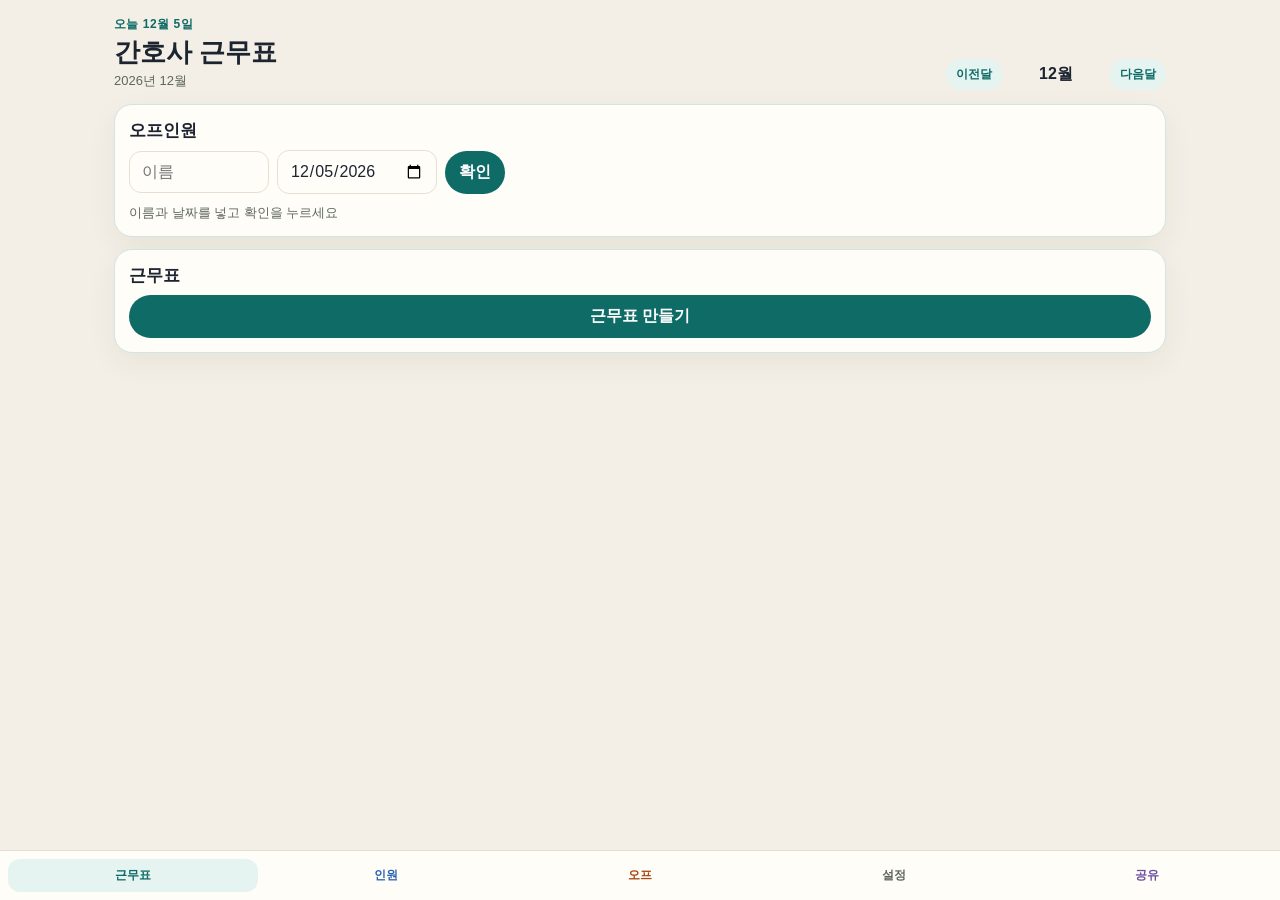
<file: index.html>
<!DOCTYPE html>
<html lang="ko">
  <head>
    <meta charset="UTF-8" />
    <meta name="viewport" content="width=device-width, initial-scale=1, viewport-fit=cover" />
    <meta name="theme-color" content="#0e6b66" />
    <title>간호사 근무표</title>
    <link rel="icon" href="data:image/svg+xml,%3Csvg xmlns='http://www.w3.org/2000/svg' viewBox='0 0 32 32'%3E%3Crect rx='7' width='32' height='32' fill='%230e6b66'/%3E%3Cpath d='M8 10h16M8 16h16M8 22h10' stroke='white' stroke-width='2' stroke-linecap='round'/%3E%3C/svg%3E" />
    <link rel="stylesheet" href="styles.css" />
  </head>
  <body>
    <div id="app"></div>
    <script src="scheduler.js"></script>
    <script src="app.js"></script>
  </body>
</html>
</file>
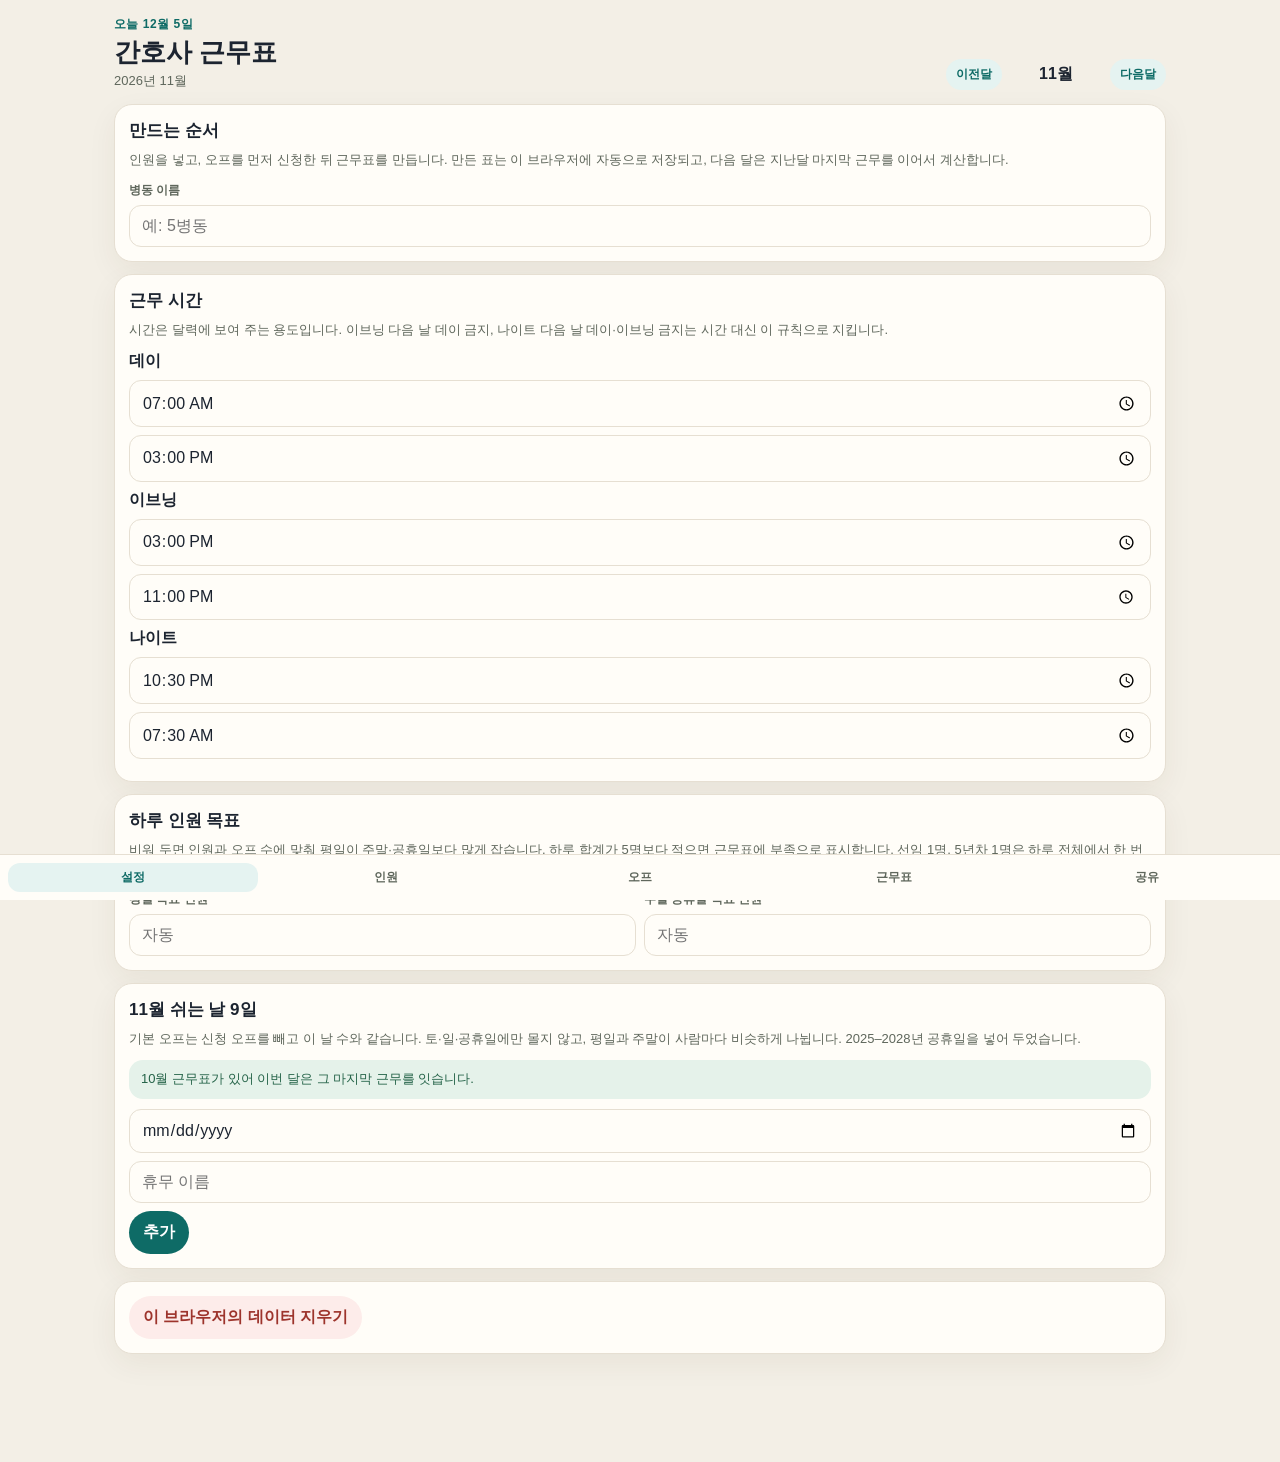
<file: 휴대폰용.html>
<!DOCTYPE html>
<html lang="ko">
<head>
<meta charset="UTF-8" />
<meta name="viewport" content="width=device-width, initial-scale=1, viewport-fit=cover" />
<meta name="theme-color" content="#0e6b66" />
<title>간호사 근무표</title>
<style>
:root {
  --bg: #f3efe6;
  --card: #fffdf8;
  --ink: #1c2430;
  --muted: #5f675c;
  --line: #e6dfd2;
  --teal: #0e6b66;
  --teal-soft: #e5f3f1;
  --amber: #fff6e4;
  --amber-ink: #8a5a10;
  --red-bg: #fdecea;
  --red: #9d342c;
  --shadow: 0 10px 30px rgba(60, 48, 20, 0.06);
  --d: #8a5a00;
  --d-bg: #fff1cc;
  --e: #a84812;
  --e-bg: #ffe6d8;
  --n: #243e78;
  --n-bg: #e5ecf8;
  --off: #246348;
  --off-bg: #e5f2ea;
  --req: #9d342c;
  --req-bg: #fde8e4;
  --sun: #c44747;
  --sat: #2a62b0;
  --nav: 74px;
  color-scheme: light;
  font-family: "Segoe UI", "Malgun Gothic", "Apple SD Gothic Neo", sans-serif;
}

@media (prefers-color-scheme: dark) {
  :root {
    --bg: #12161c;
    --card: #1c232c;
    --ink: #f3f0e8;
    --muted: #b4b8b0;
    --line: #313842;
    --teal: #7dcec6;
    --teal-soft: #1a3331;
    --amber: #3a2e1c;
    --amber-ink: #f0cf96;
    --red-bg: #3a2220;
    --red: #ffb4ac;
    --shadow: 0 10px 30px rgba(0, 0, 0, 0.25);
    --d: #ffd78a;
    --d-bg: #3d3218;
    --e: #ffc2a8;
    --e-bg: #3d291c;
    --n: #c9d7f5;
    --n-bg: #243044;
    --off: #b7e0c8;
    --off-bg: #1d3328;
    --req: #ffb4ac;
    --req-bg: #3a2220;
    --sun: #ff9d9d;
    --sat: #9ec0ff;
    color-scheme: dark;
  }
}

* { box-sizing: border-box; }
html, body { margin: 0; padding: 0; background: var(--bg); color: var(--ink); }
button, input, select { font: inherit; color: inherit; }
button { cursor: pointer; }
button:disabled { opacity: 0.55; cursor: default; }

#app { min-height: 100vh; }

.wrap {
  width: min(1080px, 100%);
  margin: 0 auto;
  padding: 16px 14px calc(var(--nav) + 22px + env(safe-area-inset-bottom));
}

.top {
  display: flex;
  justify-content: space-between;
  gap: 12px;
  align-items: flex-end;
  margin-bottom: 14px;
}
.eyebrow { margin: 0 0 4px; color: var(--teal); font-size: 12px; font-weight: 700; letter-spacing: 0.04em; }
h1 { margin: 0; font-size: 26px; line-height: 1.2; }
.sub { margin: 4px 0 0; color: var(--muted); font-size: 13px; }

.card {
  background: var(--card);
  border: 1px solid var(--line);
  border-radius: 18px;
  box-shadow: var(--shadow);
  padding: 14px;
  margin-bottom: 12px;
}
.card h2 { margin: 0 0 8px; font-size: 17px; }
.help { margin: 0 0 12px; color: var(--muted); font-size: 13px; line-height: 1.5; }

.row { display: flex; gap: 8px; flex-wrap: wrap; align-items: center; }
.grid-2 { display: grid; grid-template-columns: 1fr 1fr; gap: 8px; }
.field { display: flex; flex-direction: column; gap: 6px; min-width: 0; }
.field.grow { flex: 1; }
.field span, .label { font-size: 12px; color: var(--muted); font-weight: 700; }
input[type="text"], input[type="number"], input[type="time"], input[type="date"], input[type="search"], select {
  width: 100%;
  border: 1px solid var(--line);
  background: transparent;
  border-radius: 12px;
  padding: 11px 12px;
  outline: none;
}
input:focus, select:focus { border-color: var(--teal); }

.btn, .btn-ghost, .btn-tiny {
  border: 0;
  border-radius: 999px;
  padding: 11px 14px;
  background: var(--teal);
  color: white;
  font-weight: 700;
}
@media (prefers-color-scheme: dark) {
  .btn { color: #10211f; }
}
.btn-ghost, .btn-tiny { background: var(--teal-soft); color: var(--teal); }
.btn-tiny { padding: 7px 10px; font-size: 12px; }
.btn.danger, .btn-tiny.danger { background: var(--red-bg); color: var(--red); }
.btn.wide { width: 100%; }

.nav {
  position: fixed;
  left: 0; right: 0; bottom: 0;
  display: grid;
  grid-template-columns: repeat(5, 1fr);
  gap: 4px;
  padding: 8px 8px calc(8px + env(safe-area-inset-bottom));
  background: var(--card);
  border-top: 1px solid var(--line);
  backdrop-filter: blur(10px);
  z-index: 5;
}
.nav button {
  border: 0;
  background: transparent;
  border-radius: 12px;
  padding: 6px 0;
  color: var(--muted);
  font-size: 12px;
  font-weight: 700;
}
.nav button.on { background: var(--teal-soft); color: var(--teal); }

.month-switch { display: flex; align-items: center; gap: 8px; }
.month-switch strong { min-width: 92px; text-align: center; font-size: 16px; }

.staff-item, .share-item, .holi {
  display: flex;
  gap: 8px;
  align-items: center;
  padding: 8px 0;
  border-bottom: 1px solid var(--line);
}
.staff-item:last-child, .share-item:last-child, .holi:last-child { border-bottom: 0; }
.staff-item .who { flex: 1; min-width: 120px; }
.role-tag, .pill {
  display: inline-flex;
  align-items: center;
  border-radius: 999px;
  padding: 3px 8px;
  background: var(--teal-soft);
  color: var(--teal);
  font-size: 12px;
  font-weight: 700;
}

.chips { display: flex; gap: 8px; overflow-x: auto; padding-bottom: 6px; }
.chip {
  border: 1px solid var(--line);
  background: transparent;
  border-radius: 999px;
  padding: 8px 12px;
  white-space: nowrap;
  font-weight: 700;
}
.chip.on { background: var(--teal); color: white; border-color: var(--teal); }
@media (prefers-color-scheme: dark) {
  .chip.on { color: #10211f; }
}

.cal { display: grid; grid-template-columns: repeat(7, 1fr); gap: 6px; }
.dow, .day {
  text-align: center;
  border-radius: 12px;
  min-width: 0;
}
.dow { color: var(--muted); font-size: 12px; font-weight: 700; padding: 4px 0; }
.dow.sun { color: var(--sun); }
.dow.sat { color: var(--sat); }
.day {
  border: 1px solid var(--line);
  background: transparent;
  min-height: 74px;
  padding: 6px 2px;
  display: flex;
  flex-direction: column;
  align-items: center;
  gap: 4px;
}
.day .n { font-weight: 800; font-size: 13px; }
.day.sun .n, .day.holi .n { color: var(--sun); }
.day.sat .n { color: var(--sat); }
.day.out { visibility: hidden; }
.day.today { outline: 2px solid var(--teal); }
.day small { color: var(--muted); font-size: 10px; line-height: 1.2; max-width: 100%; overflow: hidden; text-overflow: ellipsis; white-space: nowrap; }
.badge {
  border-radius: 999px;
  padding: 3px 6px;
  font-size: 11px;
  font-weight: 800;
  line-height: 1.2;
  white-space: nowrap;
}
.badge.D { background: var(--d-bg); color: var(--d); }
.badge.E { background: var(--e-bg); color: var(--e); }
.badge.N { background: var(--n-bg); color: var(--n); }
.badge.OFF { background: var(--off-bg); color: var(--off); }
.badge.REQ { background: var(--req-bg); color: var(--req); }
.day.on { background: var(--req-bg); border-color: var(--req); }
.cal-scroll { overflow-x: auto; padding-bottom: 6px; }
.cal.all { grid-template-columns: repeat(7, minmax(0, 1fr)); min-width: 0; }
.day.all { align-items: stretch; text-align: left; min-height: 0; padding: 6px; gap: 2px; }
.day-top { display: flex; justify-content: space-between; align-items: baseline; gap: 4px; }
.who-block { display: flex; flex-direction: column; align-items: stretch; gap: 2px; margin-top: 6px; }
.day.all .who {
  border: 0;
  border-radius: 7px;
  padding: 2px 4px;
  text-align: left;
  font-size: 12px;
  font-weight: 700;
  line-height: 1.35;
  background: transparent;
  min-width: 0;
  overflow: hidden;
  text-overflow: ellipsis;
  white-space: nowrap;
}
.who.D { background: var(--d-bg); color: var(--d); }
.who.E { background: var(--e-bg); color: var(--e); }
.who.N { background: var(--n-bg); color: var(--n); }
.who.OFF { background: var(--off-bg); color: var(--off); }
.who.REQ { background: var(--req-bg); color: var(--req); }

.stats { display: grid; grid-template-columns: repeat(3, 1fr); gap: 8px; }
.stat { background: var(--teal-soft); border-radius: 14px; padding: 10px; }
.stat b { display: block; font-size: 18px; }
.stat span { color: var(--muted); font-size: 12px; }

.note, .warn, .bad, .ok {
  border-radius: 14px;
  padding: 10px 12px;
  margin: 8px 0;
  font-size: 13px;
  line-height: 1.45;
}
.note { background: var(--teal-soft); }
.warn { background: var(--amber); color: var(--amber-ink); }
.bad { background: var(--red-bg); color: var(--red); }
.ok { background: var(--off-bg); color: var(--off); }
.warn ul, .bad ul { margin: 6px 0 0; padding-left: 18px; }

.table-scroll { overflow-x: auto; border: 1px solid var(--line); border-radius: 14px; }
table { border-collapse: collapse; width: max-content; min-width: 100%; font-size: 12px; }
th, td { border-bottom: 1px solid var(--line); border-right: 1px solid var(--line); padding: 4px; text-align: center; min-width: 28px; }
th:first-child, td:first-child {
  position: sticky;
  left: 0;
  background: var(--card);
  min-width: 76px;
  text-align: left;
  z-index: 1;
  font-weight: 700;
}
thead th { position: sticky; top: 0; background: var(--card); z-index: 2; }
thead th:first-child { z-index: 3; }
td.D { background: var(--d-bg); color: var(--d); font-weight: 800; }
td.E { background: var(--e-bg); color: var(--e); font-weight: 800; }
td.N { background: var(--n-bg); color: var(--n); font-weight: 800; }
td.OFF { background: var(--off-bg); color: var(--off); }
td.REQ { background: var(--req-bg); color: var(--req); font-weight: 800; }
td button, th { border: 0; background: transparent; width: 100%; font-weight: 800; }
.sunh { color: var(--sun); }
.sath { color: var(--sat); }
.todayh { box-shadow: inset 0 -2px 0 var(--teal); }

.fair { width: 100%; border-collapse: collapse; font-size: 13px; }
.fair { width: max-content; min-width: 100%; }
.fair th, .fair td { white-space: nowrap; text-align: left; padding: 8px 10px; border-bottom: 1px solid var(--line); min-width: 0; }

.legend { display: flex; gap: 6px; flex-wrap: wrap; margin: 8px 0; }
.person-head { display: flex; justify-content: space-between; gap: 8px; align-items: center; }
.hidden-file { display: none; }

@media (max-width: 720px) {
  h1 { font-size: 22px; }
  .grid-2, .stats { grid-template-columns: 1fr; }
  .day { min-height: 68px; }
  .wrap { padding-left: 8px; padding-right: 8px; }
  .card { padding: 10px; }
  .cal, .cal.all { gap: 3px; }
  .day.all { padding: 3px 1px; border-radius: 8px; gap: 1px; }
  .day.all .n { font-size: 12px; }
  .day.all small { display: none; }
  .day.all .badge { padding: 1px 2px; font-size: 9px; }
  .who-block { margin-top: 3px; gap: 1px; }
  .day.all .who { font-size: 10px; padding: 1px 1px; border-radius: 4px; line-height: 1.3; }
}

</style>
</head>
<body>
<div id="app"></div>
<script>
try {
  if (!localStorage.getItem("nurse-roster-v1")) {
    localStorage.setItem("nurse-roster-v1", "{\"version\":1,\"wardName\":\"\",\"year\":2026,\"month\":11,\"shifts\":{\"D\":{\"name\":\"데이\",\"start\":\"07:00\",\"end\":\"15:00\"},\"E\":{\"name\":\"이브닝\",\"start\":\"15:00\",\"end\":\"23:00\"},\"N\":{\"name\":\"나이트\",\"start\":\"22:30\",\"end\":\"07:30\"}},\"extraHolidays\":[],\"removedHolidays\":[],\"weekdayTarget\":\"\",\"weekendTarget\":\"\",\"staff\":[{\"id\":\"s7hdik3\",\"name\":\"김하늘\",\"role\":\"선임\"},{\"id\":\"skcg1zc\",\"name\":\"이서연\",\"role\":\"선임\"},{\"id\":\"s8kxtyj\",\"name\":\"박지민\",\"role\":\"5년차\"},{\"id\":\"sb7a0uz\",\"name\":\"최수아\",\"role\":\"5년차\"},{\"id\":\"sqydnkj\",\"name\":\"정예린\",\"role\":\"4년차\"},{\"id\":\"s4xy161\",\"name\":\"한도윤\",\"role\":\"4년차\"},{\"id\":\"sejlzz2\",\"name\":\"오채원\",\"role\":\"3년차\"},{\"id\":\"sw92fow\",\"name\":\"윤시우\",\"role\":\"3년차\"},{\"id\":\"sal5eaa\",\"name\":\"서지호\",\"role\":\"2년차\"},{\"id\":\"sk1mf9v\",\"name\":\"배민서\",\"role\":\"2년차\"},{\"id\":\"s0pyjwa\",\"name\":\"문하준\",\"role\":\"1년차\"},{\"id\":\"snlaovo\",\"name\":\"신유나\",\"role\":\"신규\"}],\"requests\":{\"2026-10\":{\"s7hdik3\":[\"2026-10-12\",\"2026-10-20\"],\"skcg1zc\":[\"2026-10-20\"]}},\"schedules\":{\"2026-10\":{\"s7hdik3\":[\"OFF\",\"OFF\",\"D\",\"E\",\"E\",\"E\",\"OFF\",\"OFF\",\"D\",\"N\",\"N\",\"OFF\",\"OFF\",\"D\",\"E\",\"E\",\"E\",\"OFF\",\"OFF\",\"OFF\",\"N\",\"N\",\"N\",\"OFF\",\"OFF\",\"D\",\"D\",\"N\",\"OFF\",\"OFF\",\"E\"],\"skcg1zc\":[\"N\",\"N\",\"N\",\"OFF\",\"OFF\",\"E\",\"E\",\"E\",\"OFF\",\"OFF\",\"D\",\"E\",\"E\",\"E\",\"OFF\",\"OFF\",\"D\",\"D\",\"E\",\"OFF\",\"OFF\",\"E\",\"E\",\"N\",\"N\",\"N\",\"OFF\",\"OFF\",\"E\",\"E\",\"OFF\"],\"s8kxtyj\":[\"OFF\",\"OFF\",\"D\",\"E\",\"E\",\"E\",\"OFF\",\"OFF\",\"D\",\"E\",\"E\",\"E\",\"OFF\",\"OFF\",\"N\",\"N\",\"N\",\"OFF\",\"OFF\",\"D\",\"E\",\"E\",\"E\",\"OFF\",\"OFF\",\"D\",\"D\",\"E\",\"E\",\"OFF\",\"N\"],\"sb7a0uz\":[\"N\",\"N\",\"N\",\"OFF\",\"OFF\",\"D\",\"E\",\"E\",\"E\",\"OFF\",\"OFF\",\"D\",\"E\",\"E\",\"E\",\"OFF\",\"OFF\",\"E\",\"E\",\"E\",\"OFF\",\"OFF\",\"D\",\"E\",\"E\",\"E\",\"OFF\",\"OFF\",\"D\",\"N\",\"OFF\"],\"sqydnkj\":[\"E\",\"E\",\"E\",\"OFF\",\"OFF\",\"D\",\"D\",\"D\",\"OFF\",\"OFF\",\"OFF\",\"N\",\"N\",\"N\",\"OFF\",\"OFF\",\"E\",\"E\",\"E\",\"OFF\",\"OFF\",\"N\",\"N\",\"OFF\",\"OFF\",\"E\",\"E\",\"OFF\",\"E\",\"E\",\"OFF\"],\"s4xy161\":[\"D\",\"D\",\"OFF\",\"OFF\",\"OFF\",\"OFF\",\"D\",\"D\",\"OFF\",\"N\",\"N\",\"N\",\"OFF\",\"OFF\",\"D\",\"N\",\"N\",\"N\",\"OFF\",\"OFF\",\"D\",\"D\",\"E\",\"E\",\"OFF\",\"OFF\",\"D\",\"D\",\"E\",\"E\",\"E\"],\"sejlzz2\":[\"D\",\"D\",\"OFF\",\"D\",\"D\",\"OFF\",\"N\",\"N\",\"N\",\"OFF\",\"OFF\",\"D\",\"D\",\"D\",\"OFF\",\"OFF\",\"OFF\",\"OFF\",\"N\",\"N\",\"N\",\"OFF\",\"OFF\",\"OFF\",\"D\",\"D\",\"E\",\"E\",\"OFF\",\"D\",\"D\"],\"sw92fow\":[\"E\",\"E\",\"E\",\"OFF\",\"OFF\",\"D\",\"D\",\"D\",\"OFF\",\"OFF\",\"OFF\",\"D\",\"E\",\"E\",\"E\",\"OFF\",\"OFF\",\"N\",\"N\",\"N\",\"OFF\",\"OFF\",\"D\",\"N\",\"N\",\"N\",\"OFF\",\"OFF\",\"D\",\"D\",\"D\"],\"sal5eaa\":[\"OFF\",\"OFF\",\"OFF\",\"N\",\"N\",\"N\",\"OFF\",\"OFF\",\"OFF\",\"E\",\"E\",\"E\",\"OFF\",\"OFF\",\"D\",\"D\",\"D\",\"OFF\",\"OFF\",\"E\",\"E\",\"OFF\",\"D\",\"D\",\"E\",\"E\",\"OFF\",\"D\",\"D\",\"E\",\"E\"],\"sk1mf9v\":[\"D\",\"D\",\"OFF\",\"D\",\"D\",\"OFF\",\"N\",\"N\",\"N\",\"OFF\",\"OFF\",\"OFF\",\"D\",\"D\",\"D\",\"OFF\",\"OFF\",\"OFF\",\"D\",\"D\",\"D\",\"OFF\",\"OFF\",\"D\",\"E\",\"E\",\"OFF\",\"D\",\"D\",\"E\",\"E\"],\"s0pyjwa\":[\"D\",\"D\",\"OFF\",\"OFF\",\"OFF\",\"D\",\"E\",\"E\",\"E\",\"OFF\",\"OFF\",\"D\",\"N\",\"N\",\"N\",\"OFF\",\"OFF\",\"OFF\",\"D\",\"D\",\"D\",\"OFF\",\"OFF\",\"OFF\",\"D\",\"D\",\"E\",\"E\",\"OFF\",\"D\",\"D\"],\"snlaovo\":[\"E\",\"E\",\"OFF\",\"N\",\"N\",\"N\",\"OFF\",\"OFF\",\"OFF\",\"D\",\"D\",\"OFF\",\"D\",\"D\",\"E\",\"E\",\"OFF\",\"D\",\"D\",\"E\",\"E\",\"E\",\"OFF\",\"OFF\",\"OFF\",\"OFF\",\"D\",\"D\",\"E\",\"OFF\",\"N\"]},\"2026-11\":{\"s7hdik3\":[\"OFF\",\"E\",\"OFF\",\"E\",\"E\",\"E\",\"OFF\",\"OFF\",\"OFF\",\"D\",\"E\",\"E\",\"E\",\"OFF\",\"OFF\",\"E\",\"E\",\"N\",\"N\",\"N\",\"OFF\",\"OFF\",\"E\",\"E\",\"OFF\",\"E\",\"E\",\"OFF\",\"E\",\"E\"],\"skcg1zc\":[\"E\",\"OFF\",\"N\",\"N\",\"N\",\"OFF\",\"OFF\",\"E\",\"E\",\"E\",\"OFF\",\"OFF\",\"E\",\"E\",\"E\",\"OFF\",\"OFF\",\"E\",\"E\",\"N\",\"N\",\"N\",\"OFF\",\"OFF\",\"D\",\"D\",\"E\",\"E\",\"OFF\",\"D\"],\"s8kxtyj\":[\"N\",\"N\",\"OFF\",\"OFF\",\"E\",\"E\",\"E\",\"OFF\",\"OFF\",\"D\",\"E\",\"E\",\"E\",\"OFF\",\"OFF\",\"N\",\"N\",\"N\",\"OFF\",\"OFF\",\"D\",\"D\",\"E\",\"E\",\"OFF\",\"D\",\"E\",\"E\",\"OFF\",\"D\"],\"sb7a0uz\":[\"OFF\",\"E\",\"E\",\"E\",\"OFF\",\"OFF\",\"D\",\"E\",\"E\",\"E\",\"OFF\",\"OFF\",\"D\",\"D\",\"E\",\"E\",\"E\",\"OFF\",\"OFF\",\"E\",\"OFF\",\"OFF\",\"D\",\"D\",\"E\",\"E\",\"OFF\",\"D\",\"D\",\"E\"],\"sqydnkj\":[\"D\",\"D\",\"D\",\"OFF\",\"OFF\",\"N\",\"N\",\"N\",\"OFF\",\"OFF\",\"D\",\"E\",\"E\",\"E\",\"OFF\",\"OFF\",\"D\",\"D\",\"N\",\"N\",\"N\",\"OFF\",\"OFF\",\"D\",\"D\",\"OFF\",\"D\",\"D\",\"E\",\"E\"],\"s4xy161\":[\"OFF\",\"OFF\",\"D\",\"D\",\"D\",\"OFF\",\"OFF\",\"D\",\"D\",\"N\",\"N\",\"N\",\"OFF\",\"OFF\",\"OFF\",\"D\",\"E\",\"E\",\"E\",\"OFF\",\"OFF\",\"D\",\"E\",\"E\",\"OFF\",\"D\",\"D\",\"E\",\"E\",\"OFF\"],\"sejlzz2\":[\"E\",\"E\",\"E\",\"OFF\",\"OFF\",\"N\",\"N\",\"N\",\"OFF\",\"OFF\",\"D\",\"D\",\"D\",\"OFF\",\"OFF\",\"D\",\"D\",\"E\",\"E\",\"E\",\"OFF\",\"OFF\",\"E\",\"E\",\"OFF\",\"D\",\"D\",\"E\",\"E\",\"E\"],\"sw92fow\":[\"OFF\",\"OFF\",\"E\",\"E\",\"E\",\"OFF\",\"OFF\",\"OFF\",\"N\",\"N\",\"N\",\"OFF\",\"OFF\",\"D\",\"D\",\"D\",\"OFF\",\"OFF\",\"D\",\"D\",\"E\",\"E\",\"OFF\",\"E\",\"E\",\"OFF\",\"D\",\"D\",\"E\",\"E\"],\"sal5eaa\":[\"OFF\",\"D\",\"D\",\"D\",\"OFF\",\"OFF\",\"OFF\",\"OFF\",\"N\",\"N\",\"N\",\"OFF\",\"OFF\",\"OFF\",\"D\",\"E\",\"E\",\"OFF\",\"D\",\"D\",\"E\",\"E\",\"OFF\",\"D\",\"D\",\"E\",\"E\",\"OFF\",\"D\",\"D\"],\"sk1mf9v\":[\"OFF\",\"D\",\"N\",\"N\",\"N\",\"OFF\",\"OFF\",\"D\",\"D\",\"OFF\",\"D\",\"D\",\"N\",\"N\",\"N\",\"OFF\",\"OFF\",\"D\",\"D\",\"D\",\"OFF\",\"OFF\",\"D\",\"D\",\"E\",\"E\",\"OFF\",\"D\",\"D\",\"D\"],\"s0pyjwa\":[\"D\",\"OFF\",\"OFF\",\"D\",\"D\",\"E\",\"E\",\"OFF\",\"E\",\"E\",\"E\",\"OFF\",\"OFF\",\"OFF\",\"N\",\"N\",\"N\",\"OFF\",\"OFF\",\"E\",\"E\",\"OFF\",\"D\",\"D\",\"E\",\"E\",\"OFF\",\"D\",\"D\",\"E\"],\"snlaovo\":[\"N\",\"N\",\"OFF\",\"OFF\",\"D\",\"D\",\"D\",\"OFF\",\"OFF\",\"D\",\"D\",\"N\",\"N\",\"N\",\"OFF\",\"OFF\",\"D\",\"D\",\"D\",\"OFF\",\"OFF\",\"D\",\"D\",\"OFF\",\"D\",\"D\",\"E\",\"E\",\"OFF\",\"D\"]}}}");
  }
} catch (e) {}
</script>
<script>
(function (root, factory) {
  const api = factory();
  if (typeof module !== "undefined" && module.exports) module.exports = api;
  root.RosterScheduler = api;
})(typeof globalThis !== "undefined" ? globalThis : this, function () {
  const SHIFTS = ["D", "E", "N"];

  function clamp(n, a, b) {
    return Math.max(a, Math.min(b, n));
  }

  function mulberry32(seed) {
    let a = seed >>> 0;
    return function () {
      a |= 0;
      a = (a + 0x6d2b79f5) | 0;
      let t = Math.imul(a ^ (a >>> 15), 1 | a);
      t = (t + Math.imul(t ^ (t >>> 7), 61 | t)) ^ t;
      return ((t ^ (t >>> 14)) >>> 0) / 4294967296;
    };
  }

  function freshState() {
    return {
      last: "OFF",
      workStreak: 0,
      sameStreak: 0,
      blockTypes: [],
      restOwed: 0,
      nights: 0,
      baseOffPlaced: 0,
      weekendBaseOff: 0,
      weekdayBaseOff: 0,
    };
  }

  function cloneState(state) {
    return {
      last: state.last,
      workStreak: state.workStreak,
      sameStreak: state.sameStreak,
      blockTypes: state.blockTypes.slice(),
      restOwed: state.restOwed,
      nights: state.nights,
      baseOffPlaced: state.baseOffPlaced,
      weekendBaseOff: state.weekendBaseOff,
      weekdayBaseOff: state.weekdayBaseOff,
    };
  }

  function beginMonth(state) {
    const next = cloneState(state || freshState());
    next.nights = 0;
    next.baseOffPlaced = 0;
    next.weekendBaseOff = 0;
    next.weekdayBaseOff = 0;
    return next;
  }

  function applyShift(state, shift, isWeekendLike, isRequested) {
    if (shift === "OFF") {
      const startingRest =
        state.restOwed === 0 && (state.last === "N" || state.sameStreak >= 3);
      if (state.restOwed > 0) state.restOwed -= 1;
      else if (startingRest) state.restOwed = 1;
      if (!isRequested) {
        state.baseOffPlaced += 1;
        if (isWeekendLike) state.weekendBaseOff += 1;
        else state.weekdayBaseOff += 1;
      }
      state.workStreak = 0;
      state.sameStreak = 0;
      state.blockTypes = [];
      state.last = "OFF";
      return;
    }

    if (state.workStreak === 0) state.blockTypes = [shift];
    else if (state.blockTypes.indexOf(shift) === -1) state.blockTypes = state.blockTypes.concat(shift);
    state.workStreak += 1;
    state.sameStreak = state.last === shift ? state.sameStreak + 1 : 1;
    state.last = shift;
    if (shift === "N") state.nights += 1;
    if (state.sameStreak >= 3) state.restOwed = 2;
  }

  function canAssign(state, shift) {
    if (shift === "OFF") return true;
    if (state.restOwed > 0) return false;
    if (state.last === "E" && shift === "D") return false;
    if (state.last === "N" && shift !== "N") return false;
    if (shift === "N" && state.nights >= 6) return false;
    if (state.workStreak >= 5) return false;
    if (state.last === shift && state.sameStreak >= 3) return false;
    const types = state.workStreak === 0 ? [] : state.blockTypes;
    if (types.indexOf(shift) === -1 && types.length >= 2) return false;
    return true;
  }

  function blockReason(state, shift) {
    if (state.restOwed > 0) return "쉬어야 하는 날인데 근무가 들어갔습니다";
    if (state.last === "E" && shift === "D") return "이브닝 다음 날에는 데이를 넣을 수 없습니다";
    if (state.last === "N" && shift !== "N") return "나이트 다음 날에는 데이·이브닝을 넣을 수 없습니다";
    if (shift === "N" && state.nights >= 6) return "이번 달 나이트가 6개를 넘습니다";
    if (state.workStreak >= 5) return "연속 근무가 5일을 넘습니다";
    if (state.last === shift && state.sameStreak >= 3) return "같은 근무를 3일 넘게 이었습니다";
    const types = state.workStreak === 0 ? [] : state.blockTypes;
    if (types.indexOf(shift) === -1 && types.length >= 2) {
      return "오프와 오프 사이에 데이·이브닝·나이트가 모두 들어갔습니다";
    }
    return "근무 규칙을 벗어났습니다";
  }

  function budgetAllows(state, shift, baseOffTarget, daysAfter) {
    const completesTriple = state.last === shift && state.sameStreak >= 2;
    const startsNight = shift === "N" && state.last !== "N";
    if (!completesTriple && !startsNight) return true;
    const need = Math.min(2, daysAfter);
    return baseOffTarget - state.baseOffPlaced >= need;
  }

  function carryState(chain, staffId) {
    let state = freshState();
    chain.forEach(function (month) {
      const shifts = month.grid && month.grid[staffId];
      if (!shifts) {
        state = freshState();
        return;
      }
      for (let i = 0; i < shifts.length; i++) {
        applyShift(state, shifts[i], !!(month.weekendLike && month.weekendLike[i]), false);
      }
    });
    return beginMonth(state);
  }

  function historyStats(chain, staffId) {
    const stats = { weekendOffs: 0, weekdayOffs: 0, nights: 0, weekendWorks: 0, weekdayWorks: 0 };
    chain.slice(-11).forEach(function (month) {
      const shifts = month.grid && month.grid[staffId];
      if (!shifts) return;
      for (let i = 0; i < shifts.length; i++) {
        const weekend = !!(month.weekendLike && month.weekendLike[i]);
        if (shifts[i] === "OFF") {
          if (weekend) stats.weekendOffs += 1;
          else stats.weekdayOffs += 1;
        } else if (weekend) {
          stats.weekendWorks += 1;
          if (shifts[i] === "N") stats.nights += 1;
        } else {
          stats.weekdayWorks += 1;
          if (shifts[i] === "N") stats.nights += 1;
        }
      }
    });
    return stats;
  }

  function flexRemaining(requestSet, day, days) {
    let count = 0;
    for (let d = day; d < days; d++) if (!requestSet.has(d)) count += 1;
    return count;
  }

  function planTargets(input) {
    const weekendLike = input.weekendLike;
    const days = weekendLike.length;
    const staffCount = input.staffCount;
    const weDays = weekendLike.filter(Boolean).length;
    const wdDays = days - weDays;
    const baseOffTarget = input.baseOffTarget;
    const avg = days ? (staffCount * (days - baseOffTarget)) / days : 0;
    let wd;
    let we;
    const custom = input.weekdayTarget > 0 && input.weekendTarget > 0;
    if (custom) {
      wd = input.weekdayTarget;
      we = input.weekendTarget;
    } else {
      we = Math.round(avg * 0.75);
      wd = wdDays ? Math.round((avg * days - we * weDays) / wdDays) : we;
    }
    wd = clamp(Math.round(wd), 1, Math.max(1, staffCount));
    we = clamp(Math.round(we), 1, Math.max(1, staffCount));
    if (!custom && wd <= we && staffCount > 1) {
      if (wd < staffCount) wd += 1;
      if (wd <= we) we = Math.max(1, wd - 1);
    }
    const maxN = Math.max(1, Math.floor((6 * Math.max(1, staffCount)) / Math.max(1, days)));
    const perDay = weekendLike.map(function (isWeekend) {
      return splitTarget(isWeekend ? we : wd, maxN, staffCount);
    });
    return { weekdayTotal: wd, weekendTotal: we, maxN: maxN, perDay: perDay, average: avg };
  }

  function splitTarget(total, maxN, staffCount) {
    total = clamp(total, 0, staffCount);
    if (total <= 0) return { D: 0, E: 0, N: 0, total: 0 };
    if (total === 1) return { D: 1, E: 0, N: 0, total: 1 };
    if (total === 2) return { D: 1, E: 0, N: 1, total: 2 };
    let nights = clamp(Math.round(total * 0.28), 1, Math.min(maxN, total - 2));
    const rest = total - nights;
    const day = Math.ceil(rest / 2);
    const evening = rest - day;
    return { D: day, E: evening, N: nights, total: total };
  }

  function offPlanForPerson(baseOffTarget, requestSet, weekendLike, history, avgWeekendOffs) {
    let maxWeekend = 0;
    let maxWeekday = 0;
    for (let i = 0; i < weekendLike.length; i++) {
      if (requestSet.has(i)) continue;
      if (weekendLike[i]) maxWeekend += 1;
      else maxWeekday += 1;
    }
    let targetWeekend = Math.round(baseOffTarget * 0.5);
    const pastWeekend = history ? history.weekendOffs : 0;
    if (avgWeekendOffs > 0 || pastWeekend > 0) {
      if (pastWeekend > avgWeekendOffs + 1) targetWeekend -= 1;
      if (pastWeekend < avgWeekendOffs - 1) targetWeekend += 1;
    }
    targetWeekend = clamp(targetWeekend, 0, Math.min(baseOffTarget, maxWeekend));
    let targetWeekday = baseOffTarget - targetWeekend;
    if (targetWeekday > maxWeekday) {
      const spill = targetWeekday - maxWeekday;
      targetWeekday = maxWeekday;
      targetWeekend = Math.min(maxWeekend, targetWeekend + spill);
    }
    return { targetWeekend: targetWeekend, targetWeekday: baseOffTarget - targetWeekend };
  }

  function legalShifts(state, baseOffTarget, daysAfter) {
    return SHIFTS.filter(function (shift) {
      return canAssign(state, shift) && budgetAllows(state, shift, baseOffTarget, daysAfter);
    });
  }

  function scoreShift(state, shift, person, ctx) {
    let score = ctx.rng() * 2;
    if (state.last === shift && state.sameStreak < 3) score += shift === "N" ? 28 : 6;
    if (state.workStreak >= 4) score -= 6;
    if (shift === "N") {
      score -= state.nights * 6;
      score -= (person.histNights || 0) * 0.8;
      if (state.workStreak === 0) score += 3;
      else if (state.last !== "N") score -= 2;
      if ((person.histNights || 0) > ctx.avgHistNights + 1) score -= 3;
      if (state.last !== "N" && state.nights >= 3 && ctx.dayProgress < 0.75) score -= 18;
    }
    if (person.role === "선임" || person.role === "5년차") {
      const onShift = ctx.roleOnShift(shift, person.role);
      const onDay = ctx.roleOnDay(person.role);
      if (!onDay) score += 4;
      else if (!onShift) score += 2;
    }
    return score;
  }

  function workDesire(state, person, day, days, weekendLike, requestSet, rng) {
    const baseStill = person.baseOffTarget - state.baseOffPlaced;
    const flex = flexRemaining(requestSet, day, days);
    const offFrac = flex ? baseStill / flex : 0;
    let score = 2 - offFrac * 5 + rng() * 2;
    if (weekendLike[day]) {
      if (state.weekendBaseOff < person.targetWeekend) score -= 7;
      else score += 5;
    } else if (state.weekdayBaseOff < person.targetWeekday) score -= 3;
    else score += 4;
    if (person.role === "선임" || person.role === "5년차") score += 1;
    if (state.last === "N" && state.sameStreak < 3 && state.nights < 6) score += 8;
    else if ((state.last === "D" || state.last === "E") && state.sameStreak > 0 && state.sameStreak < 3 && state.workStreak < 4) {
      score += 2;
    }
    if (state.workStreak >= 4 && !(state.last === "N" && state.sameStreak < 3)) score -= 7;
    if (state.workStreak >= 3 && state.last !== "N") score -= 2;
    return score;
  }

  function buildOnce(input, rng) {
    const staff = input.staff;
    const days = input.weekendLike.length;
    const baseOffTarget = input.baseOffTarget;
    const targets = input.dayTargets;
    const states = staff.map(function (person) {
      return beginMonth(input.carry[person.id] || freshState());
    });
    const requestSets = staff.map(function (person) {
      return new Set((input.requests[person.id] || []).filter(function (day) {
        return day >= 0 && day < days;
      }));
    });
    const grid = staff.map(function () {
      return new Array(days);
    });

    for (let day = 0; day < days; day++) {
      const daysAfter = days - day - 1;
      const assignment = new Array(staff.length).fill(null);
      const reason = new Array(staff.length).fill("");
      const target = targets[day];

      for (let i = 0; i < staff.length; i++) {
        const requestSet = requestSets[i];
        if (requestSet.has(day)) {
          assignment[i] = "OFF";
          reason[i] = "request";
          continue;
        }
        if (states[i].restOwed > 0) {
          assignment[i] = "OFF";
          reason[i] = "rest";
          continue;
        }
        const baseStill = baseOffTarget - states[i].baseOffPlaced;
        const flex = flexRemaining(requestSet, day, days);
        if (baseStill >= flex) reason[i] = "budget-pending";
      }

      ["선임", "5년차"].forEach(function (role) {
        const pending = [];
        for (let i = 0; i < staff.length; i++) {
          if (staff[i].role === role && reason[i] === "budget-pending") pending.push(i);
        }
        if (!pending.length) return;
        const alreadyCovered = staff.some(function (person, index) {
          return person.role === role && reason[index] !== "budget-pending" && assignment[index] !== "OFF";
        });
        if (!alreadyCovered && pending.length >= 1) {
          const keeper = pending[day % pending.length];
          reason[keeper] = "";
        }
      });
      for (let i = 0; i < staff.length; i++) {
        if (reason[i] === "budget-pending") {
          assignment[i] = "OFF";
          reason[i] = "budget";
        }
      }

      ["선임", "5년차"].forEach(function (role) {
        const open = [];
        for (let i = 0; i < staff.length; i++) {
          if (staff[i].role !== role || assignment[i] !== null) continue;
          if (states[i].last === "N") continue;
          if (states[i].sameStreak >= 2 && states[i].last !== "OFF") continue;
          open.push(i);
        }
        if (open.length < 2) return;
        const weekend = input.weekendLike[day];
        open.sort(function (a, b) {
          const needA = weekend
            ? staff[a].targetWeekend - states[a].weekendBaseOff
            : staff[a].targetWeekday - states[a].weekdayBaseOff;
          const needB = weekend
            ? staff[b].targetWeekend - states[b].weekendBaseOff
            : staff[b].targetWeekday - states[b].weekdayBaseOff;
          if (needB !== needA) return needB - needA;
          return (a + day) % 2 - ((b + day) % 2);
        });
        const pickIndex = open[0];
        const need = weekend
          ? staff[pickIndex].targetWeekend - states[pickIndex].weekendBaseOff
          : staff[pickIndex].targetWeekday - states[pickIndex].weekdayBaseOff;
        if (need > 0 && baseOffTarget - states[pickIndex].baseOffPlaced > 0) {
          assignment[pickIndex] = "OFF";
          reason[pickIndex] = "stagger";
        }
      });

      function unassigned() {
        const list = [];
        for (let i = 0; i < staff.length; i++) if (assignment[i] === null) list.push(i);
        return list;
      }

      function mateCanCover(role, self, ahead) {
        const future = day + ahead;
        if (future >= days) return true;
        let mates = 0;
        let free = 0;
        for (let j = 0; j < staff.length; j++) {
          if (j === self || staff[j].role !== role) continue;
          mates += 1;
          if (requestSets[j].has(future)) continue;
          if (ahead < states[j].restOwed) continue;
          if (states[j].last === "N" && states[j].restOwed === 0) continue;
          if (assignment[j] === "N") continue;
          if (
            assignment[j] &&
            assignment[j] !== "OFF" &&
            states[j].last === assignment[j] &&
            states[j].sameStreak === 2 &&
            ahead >= 1 &&
            ahead <= 2
          ) {
            continue;
          }
          free += 1;
        }
        return mates === 0 || free > 0;
      }

      function keepsRoleCover(i, shift) {
        const role = staff[i].role;
        if (role !== "선임" && role !== "5년차") return true;
        const startsNight = shift === "N" && states[i].last !== "N";
        const completesDayOrEvening = shift !== "N" && states[i].last === shift && states[i].sameStreak === 2;
        if (startsNight) {
          return mateCanCover(role, i, 1) && mateCanCover(role, i, 2) && mateCanCover(role, i, 3) && mateCanCover(role, i, 4);
        }
        if (!completesDayOrEvening) return true;
        return mateCanCover(role, i, 1) && mateCanCover(role, i, 2);
      }

      function tripleRoom(i, shift) {
        if (shift === "N") return true;
        if (!(states[i].last === shift && states[i].sameStreak === 2)) return true;
        let finishing = 0;
        for (let j = 0; j < staff.length; j++) {
          if (
            assignment[j] &&
            assignment[j] !== "OFF" &&
            assignment[j] !== "N" &&
            states[j].last === assignment[j] &&
            states[j].sameStreak === 2
          ) {
            finishing += 1;
          }
        }
        return finishing < Math.max(2, Math.floor(staff.length / 5));
      }

      function canTake(i, shift) {
        return (
          canAssign(states[i], shift) &&
          budgetAllows(states[i], shift, baseOffTarget, daysAfter) &&
          keepsRoleCover(i, shift) &&
          tripleRoom(i, shift)
        );
      }

      function roleOnShift(shift, role) {
        for (let i = 0; i < staff.length; i++) {
          if (assignment[i] === shift && staff[i].role === role) return true;
        }
        return false;
      }

      function roleOnDay(role) {
        for (let i = 0; i < staff.length; i++) {
          if (assignment[i] && assignment[i] !== "OFF" && staff[i].role === role) return true;
        }
        return false;
      }

      function pick(shift, count, pool) {
        const candidates = pool.filter(function (i) {
          return assignment[i] === null && canTake(i, shift);
        });
        candidates.sort(function (a, b) {
          const ctx = { rng: rng, avgHistNights: input.avgHistNights, dayProgress: day / days, roleOnShift: roleOnShift, roleOnDay: roleOnDay };
          return scoreShift(states[b], shift, staff[b], ctx) - scoreShift(states[a], shift, staff[a], ctx);
        });
        const chosen = candidates.slice(0, count);
        chosen.forEach(function (i) {
          assignment[i] = shift;
          reason[i] = "work";
        });
        return chosen.length;
      }

      const continueNight = unassigned().filter(function (i) {
        return states[i].last === "N" && canTake(i, "N");
      });
      pick("N", continueNight.length, continueNight);
      const nightNow = assignment.filter(function (shift) { return shift === "N"; }).length;
      if (nightNow < target.N) pick("N", target.N - nightNow, unassigned());
      pick("E", target.E, unassigned());
      pick("D", target.D, unassigned());

      unassigned()
        .filter(function (i) {
          return baseOffTarget - states[i].baseOffPlaced <= 0;
        })
        .sort(function (a, b) {
          return workDesire(states[b], staff[b], day, days, input.weekendLike, requestSets[b], rng) -
            workDesire(states[a], staff[a], day, days, input.weekendLike, requestSets[a], rng);
        })
        .forEach(function (i) {
          const options = legalShifts(states[i], baseOffTarget, daysAfter);
          if (!options.length) {
            assignment[i] = "OFF";
            reason[i] = "overflow";
            return;
          }
          options.sort(function (a, b) {
            const ctx = { rng: rng, avgHistNights: input.avgHistNights, dayProgress: day / days, roleOnShift: roleOnShift, roleOnDay: roleOnDay };
            const countBias = function (shift) {
              const count = assignment.filter(function (value) { return value === shift; }).length;
              const goal = target[shift] || 0;
              return count < goal ? 6 : -count;
            };
            return scoreShift(states[i], b, staff[i], ctx) + countBias(b) - (scoreShift(states[i], a, staff[i], ctx) + countBias(a));
          });
          assignment[i] = options[0];
          reason[i] = "work";
        });

      function countShift(shift) {
        return assignment.filter(function (value) { return value === shift; }).length;
      }

      SHIFTS.forEach(function (short) {
        let guard = 0;
        while (countShift(short) < target[short] && guard < staff.length) {
          guard += 1;
          const idle = unassigned().filter(function (i) { return canTake(i, short); });
          if (idle.length) {
            idle.sort(function (a, b) {
              return workDesire(states[b], staff[b], day, days, input.weekendLike, requestSets[b], rng) -
                workDesire(states[a], staff[a], day, days, input.weekendLike, requestSets[a], rng);
            });
            assignment[idle[0]] = short;
            reason[idle[0]] = "work";
            continue;
          }
          let moved = false;
          for (let s = 0; s < SHIFTS.length && !moved; s++) {
            const extra = SHIFTS[s];
            if (extra === short || countShift(extra) <= 1) continue;
            const donors = [];
            for (let i = 0; i < staff.length; i++) if (assignment[i] === extra && canTake(i, short)) donors.push(i);
            if (!donors.length) continue;
            donors.sort(function (a, b) {
              const ctx = { rng: rng, avgHistNights: input.avgHistNights, dayProgress: day / days, roleOnShift: roleOnShift, roleOnDay: roleOnDay };
              return scoreShift(states[b], short, staff[b], ctx) - scoreShift(states[a], short, staff[a], ctx);
            });
            const donor = donors[0];
            const replacement = unassigned().find(function (i) { return canTake(i, extra); });
            assignment[donor] = short;
            if (replacement !== undefined) {
              assignment[replacement] = extra;
              reason[replacement] = "work";
            }
            moved = true;
          }
          if (!moved) break;
        }
      });

      const minWanted = Math.min(5, staff.length, staff.length - reason.filter(function (value) {
        return value === "request" || value === "rest" || value === "budget";
      }).length);
      let guardPull = 0;
      while (countShift("D") + countShift("E") + countShift("N") < Math.max(target.total, minWanted) && guardPull < staff.length) {
        guardPull += 1;
        const idle = unassigned().filter(function (i) { return legalShifts(states[i], baseOffTarget, daysAfter).length; });
        if (!idle.length) break;
        idle.sort(function (a, b) {
          return workDesire(states[b], staff[b], day, days, input.weekendLike, requestSets[b], rng) -
            workDesire(states[a], staff[a], day, days, input.weekendLike, requestSets[a], rng);
        });
        const i = idle[0];
        const options = legalShifts(states[i], baseOffTarget, daysAfter).slice().sort(function (a, b) {
          return countShift(a) - countShift(b);
        });
        assignment[i] = options[0];
        reason[i] = "work";
      }

      for (let i = 0; i < staff.length; i++) {
        if (assignment[i] === null) {
          assignment[i] = "OFF";
          reason[i] = "choice";
        }
      }

      ["선임", "5년차"].forEach(function (role) {
        if (!staff.some(function (person) { return person.role === role; })) return;
        if (roleOnDay(role)) {
          spreadRole(role);
          return;
        }
        const candidates = [];
        for (let i = 0; i < staff.length; i++) {
          if (staff[i].role !== role || reason[i] !== "choice") continue;
          if (!legalShifts(states[i], baseOffTarget, daysAfter).length) continue;
          candidates.push(i);
        }
        if (!candidates.length) return;
        const candidate = candidates[0];
        let victim = -1;
        const options = legalShifts(states[candidate], baseOffTarget, daysAfter);
        for (let i = 0; i < staff.length; i++) {
          if (reason[i] !== "work") continue;
          if (staff[i].role === "선임" || staff[i].role === "5년차") continue;
          if (baseOffTarget - states[i].baseOffPlaced <= 0) continue;
          if (options.indexOf(assignment[i]) === -1) continue;
          victim = i;
          break;
        }
        if (victim >= 0) {
          assignment[candidate] = assignment[victim];
          reason[candidate] = "work";
          assignment[victim] = "OFF";
          reason[victim] = "choice";
        } else {
          options.sort(function (a, b) { return countShift(a) - countShift(b); });
          assignment[candidate] = options[0];
          reason[candidate] = "work";
        }
        spreadRole(role);
      });

      function spreadRole(role) {
        SHIFTS.forEach(function (shift) {
          if (countShift(shift) === 0 || roleOnShift(shift, role)) return;
          const donors = [];
          SHIFTS.forEach(function (from) {
            if (from === shift) return;
            let roleCount = 0;
            for (let i = 0; i < staff.length; i++) if (assignment[i] === from && staff[i].role === role) roleCount += 1;
            if (roleCount < 2) return;
            for (let i = 0; i < staff.length; i++) {
              if (assignment[i] === from && staff[i].role === role && canTake(i, shift)) donors.push(i);
            }
          });
          if (!donors.length) return;
          const mover = donors[0];
          const partners = [];
          for (let i = 0; i < staff.length; i++) {
            if (assignment[i] === shift && staff[i].role !== role && canTake(i, assignment[mover])) partners.push(i);
          }
          if (!partners.length) return;
          const partner = partners[0];
          const moverShift = assignment[mover];
          assignment[mover] = shift;
          assignment[partner] = moverShift;
        });
      }

      for (let i = 0; i < staff.length; i++) {
        grid[i][day] = assignment[i];
        applyShift(states[i], assignment[i], input.weekendLike[day], requestSets[i].has(day));
      }
    }

    const byId = {};
    staff.forEach(function (person, index) {
      byId[person.id] = grid[index].slice();
    });
    return byId;
  }

  function dateLabel(dayIndex) {
    return dayIndex + 1 + "일";
  }

  function assess(input, grid) {
    const staff = input.staff;
    const days = input.weekendLike.length;
    const hard = [];
    const soft = [];
    const dayStats = [];
    const peopleStats = [];
    let penalty = 0;

    for (let day = 0; day < days; day++) {
      const bucket = { D: 0, E: 0, N: 0, OFF: 0, senior: 0, year5: 0 };
      staff.forEach(function (person) {
        const shift = grid[person.id][day];
        bucket[shift] += 1;
        if (shift !== "OFF" && person.role === "선임") bucket.senior += 1;
        if (shift !== "OFF" && person.role === "5년차") bucket.year5 += 1;
      });
      const working = bucket.D + bucket.E + bucket.N;
      dayStats.push({
        working: working,
        D: bucket.D,
        E: bucket.E,
        N: bucket.N,
        off: bucket.OFF,
        senior: bucket.senior,
        year5: bucket.year5,
      });
      if (staff.length >= 5 && working < 5) {
        soft.push(dateLabel(day) + " 근무 인원이 " + working + "명입니다. 하루 5명 이상이 필요합니다.");
        penalty += 80;
      }
      if (staff.some(function (person) { return person.role === "선임"; }) && bucket.senior === 0) {
        soft.push(dateLabel(day) + " 근무하는 선임이 없습니다.");
        penalty += 70;
      }
      if (staff.some(function (person) { return person.role === "5년차"; }) && bucket.year5 === 0) {
        soft.push(dateLabel(day) + " 근무하는 5년차가 없습니다.");
        penalty += 70;
      }
      if (staff.length >= 8) {
        SHIFTS.forEach(function (shift) {
          const goal = input.dayTargets[day][shift];
          if (goal > 0 && bucket[shift] === 0) {
            const label = shift === "D" ? "데이" : shift === "E" ? "이브닝" : "나이트";
            soft.push(dateLabel(day) + " " + label + " 근무가 비어 있습니다.");
            penalty += 25;
          }
        });
      }
    }

    let weekdayWork = 0;
    let weekdayDays = 0;
    let weekendWork = 0;
    let weekendDays = 0;
    input.weekendLike.forEach(function (isWeekend, day) {
      if (isWeekend) {
        weekendWork += dayStats[day].working;
        weekendDays += 1;
      } else {
        weekdayWork += dayStats[day].working;
        weekdayDays += 1;
      }
    });
    const weekdayAvg = weekdayDays ? weekdayWork / weekdayDays : 0;
    const weekendAvg = weekendDays ? weekendWork / weekendDays : 0;
    if (weekdayDays && weekendDays && weekdayAvg <= weekendAvg) {
      soft.push(
        "평일 평균 " + weekdayAvg.toFixed(1) + "명, 주말·공휴일 평균 " +
          weekendAvg.toFixed(1) + "명입니다. 평일 인원이 더 많아야 합니다."
      );
      penalty += 100;
    }

    staff.forEach(function (person) {
      const shifts = grid[person.id];
      const requestSet = new Set(input.requests[person.id] || []);
      const state = beginMonth(input.carry[person.id] || freshState());
      for (let day = 0; day < days; day++) {
        const shift = shifts[day];
        const requested = requestSet.has(day);
        if (requested && shift !== "OFF") {
          hard.push(person.name + " 님 " + dateLabel(day) + " 신청 오프가 반영되지 않았습니다.");
          penalty += 10000;
        } else if (shift !== "OFF" && !canAssign(state, shift)) {
          hard.push(person.name + " 님 " + dateLabel(day) + " " + blockReason(state, shift) + ".");
          penalty += 10000;
        }
        applyShift(state, shift, input.weekendLike[day], requested);
      }
      const requestCount = requestSet.size;
      peopleStats.push({
        id: person.id,
        name: person.name,
        role: person.role,
        nights: state.nights,
        baseOff: state.baseOffPlaced,
        weekendOff: state.weekendBaseOff,
        weekdayOff: state.weekdayBaseOff,
        requestOff: requestCount,
        totalOff: state.baseOffPlaced + requestCount,
        targetWeekend: person.targetWeekend,
        targetWeekday: person.targetWeekday,
      });
      const offDiff = Math.abs(state.baseOffPlaced - input.baseOffTarget);
      if (offDiff) {
        soft.push(
          person.name + " 님 기본 오프가 " + state.baseOffPlaced + "일입니다. 목표는 " + input.baseOffTarget + "일입니다."
        );
        penalty += offDiff * 40;
      }
      const weekendDiff = Math.abs(state.weekendBaseOff - person.targetWeekend);
      if (weekendDiff >= 3) {
        soft.push(
          person.name + " 님 주말·공휴일 오프가 " + state.weekendBaseOff + "일, 평일 오프가 " +
            state.weekdayBaseOff + "일입니다."
        );
        penalty += weekendDiff * 12;
      }
    });

    const nightCounts = peopleStats.map(function (person) { return person.nights; }).sort(function (a, b) { return a - b; });
    const mid = nightCounts.length ? nightCounts[Math.floor(nightCounts.length / 2)] : 0;
    peopleStats.forEach(function (person) {
      penalty += Math.abs(person.nights - mid) * 4;
      if (person.nights > 6) {
        hard.push(person.name + " 님 나이트가 6개를 넘습니다.");
        penalty += 10000;
      }
    });

    return {
      hard: hard,
      soft: soft,
      penalty: penalty,
      stats: {
        weekdayAvg: weekdayAvg,
        weekendAvg: weekendAvg,
        baseOffTarget: input.baseOffTarget,
        days: dayStats,
        people: peopleStats,
      },
    };
  }

  function preparePeople(input) {
    const days = input.weekendLike.length;
    const baseOffTarget = input.weekendLike.filter(Boolean).length;
    const histories = input.staff.map(function (person) {
      return (input.history && input.history[person.id]) || historyStats(input.chain || [], person.id);
    });
    const tracked = histories.filter(function (item) { return item.weekendOffs + item.weekdayOffs > 0; });
    const avgWeekend =
      tracked.reduce(function (sum, item) { return sum + item.weekendOffs; }, 0) / (tracked.length || 1);
    const avgNights =
      histories.reduce(function (sum, item) { return sum + item.nights; }, 0) / (histories.length || 1);
    const staff = input.staff.map(function (person, index) {
      const requestSet = new Set(input.requests[person.id] || []);
      const plan = offPlanForPerson(baseOffTarget, requestSet, input.weekendLike, histories[index], tracked.length ? avgWeekend : 0);
      return {
        id: person.id,
        name: person.name,
        role: person.role,
        baseOffTarget: baseOffTarget,
        targetWeekend: plan.targetWeekend,
        targetWeekday: plan.targetWeekday,
        histNights: histories[index].nights,
        rolePool: input.staff.filter(function (other) { return other.role === person.role; }).length,
        roleUsedGuess: 0,
      };
    });
    const targets = planTargets({
      staffCount: staff.length,
      weekendLike: input.weekendLike,
      baseOffTarget: baseOffTarget,
      weekdayTarget: input.weekdayTarget,
      weekendTarget: input.weekendTarget,
    });
    return {
      staff: staff,
      baseOffTarget: baseOffTarget,
      avgHistNights: avgNights,
      dayTargets: targets.perDay,
      targetSummary: targets,
      days: days,
    };
  }

  function generateRoster(input) {
    if (!input.staff.length) {
      return { grid: {}, hard: [], soft: ["근무자를 먼저 추가해 주세요."], penalty: 0, stats: null };
    }
    const prepared = preparePeople(input);
    const merged = {
      staff: prepared.staff,
      weekendLike: input.weekendLike,
      requests: input.requests || {},
      carry: input.carry || {},
      baseOffTarget: prepared.baseOffTarget,
      dayTargets: prepared.dayTargets,
      avgHistNights: prepared.avgHistNights,
    };
    const restarts = input.restarts || (input.staff.length > 200 ? 6 : input.staff.length > 80 ? 10 : 16);
    let best = null;
    const seed = input.seed || 20261025;
    for (let restart = 0; restart < restarts; restart++) {
      const grid = buildOnce(merged, mulberry32(seed + restart * 9973));
      const report = assess(merged, grid);
      if (!best || report.penalty < best.penalty) {
        best = {
          grid: grid,
          hard: report.hard,
          soft: report.soft,
          penalty: report.penalty,
          stats: report.stats,
          targets: prepared.targetSummary,
        };
      }
    }
    return best;
  }

  function validateGrid(input, grid) {
    const prepared = preparePeople(input);
    const merged = {
      staff: prepared.staff,
      weekendLike: input.weekendLike,
      requests: input.requests || {},
      carry: input.carry || {},
      baseOffTarget: prepared.baseOffTarget,
      dayTargets: prepared.dayTargets,
      avgHistNights: prepared.avgHistNights,
    };
    const report = assess(merged, grid);
    report.targets = prepared.targetSummary;
    return report;
  }

  return {
    SHIFTS: SHIFTS,
    freshState: freshState,
    cloneState: cloneState,
    beginMonth: beginMonth,
    applyShift: applyShift,
    canAssign: canAssign,
    carryState: carryState,
    historyStats: historyStats,
    planTargets: planTargets,
    generateRoster: generateRoster,
    validateGrid: validateGrid,
  };
});

</script>
<script>
(function () {
  const KEY = "nurse-roster-v1";
  const ROLES = ["선임", "5년차", "4년차", "3년차", "2년차", "1년차", "신규"];
  const DOW = ["일", "월", "화", "수", "목", "금", "토"];
  const HOLIDAYS = {
    "2025-01-01": "신정", "2025-01-27": "임시공휴일", "2025-01-28": "설날", "2025-01-29": "설날", "2025-01-30": "설날",
    "2025-03-01": "삼일절", "2025-03-03": "대체공휴일", "2025-05-05": "어린이날·부처님오신날", "2025-05-06": "대체공휴일",
    "2025-06-03": "선거일", "2025-06-06": "현충일", "2025-08-15": "광복절", "2025-10-03": "개천절",
    "2025-10-05": "추석", "2025-10-06": "추석", "2025-10-07": "추석", "2025-10-08": "대체공휴일", "2025-10-09": "한글날",
    "2025-12-25": "기독탄신일",
    "2026-01-01": "신정", "2026-02-16": "설날", "2026-02-17": "설날", "2026-02-18": "설날",
    "2026-03-01": "삼일절", "2026-03-02": "대체공휴일", "2026-05-01": "노동절", "2026-05-05": "어린이날",
    "2026-05-24": "부처님오신날", "2026-05-25": "대체공휴일", "2026-06-03": "지방선거", "2026-06-06": "현충일",
    "2026-07-17": "제헌절", "2026-08-15": "광복절", "2026-08-17": "대체공휴일", "2026-09-24": "추석",
    "2026-09-25": "추석", "2026-09-26": "추석", "2026-10-03": "개천절", "2026-10-05": "대체공휴일",
    "2026-10-09": "한글날", "2026-12-25": "기독탄신일",
    "2027-01-01": "신정", "2027-02-06": "설날", "2027-02-07": "설날", "2027-02-08": "설날", "2027-02-09": "대체공휴일",
    "2027-03-01": "삼일절", "2027-05-01": "노동절", "2027-05-03": "대체공휴일", "2027-05-05": "어린이날",
    "2027-05-13": "부처님오신날", "2027-06-06": "현충일", "2027-07-17": "제헌절", "2027-07-19": "대체공휴일",
    "2027-08-15": "광복절", "2027-08-16": "대체공휴일", "2027-09-14": "추석", "2027-09-15": "추석", "2027-09-16": "추석",
    "2027-10-03": "개천절", "2027-10-04": "대체공휴일", "2027-10-09": "한글날", "2027-10-11": "대체공휴일",
    "2027-12-25": "기독탄신일", "2027-12-27": "대체공휴일",
    "2028-01-01": "신정", "2028-01-26": "설날", "2028-01-27": "설날", "2028-01-28": "설날", "2028-03-01": "삼일절",
    "2028-04-12": "국회의원선거", "2028-05-01": "노동절", "2028-05-02": "부처님오신날", "2028-05-05": "어린이날",
    "2028-06-06": "현충일", "2028-07-17": "제헌절", "2028-08-15": "광복절", "2028-10-02": "추석",
    "2028-10-03": "개천절·추석", "2028-10-04": "추석", "2028-10-05": "대체공휴일", "2028-10-09": "한글날",
    "2028-12-25": "기독탄신일"
  };

  const root = document.getElementById("app");
  let app = load();
  const ui = { tab: "설정", flash: "", busy: false, focusId: "", showAll: false, editGrid: false, query: "", showEveryRow: false, moreWarn: false, shareQuery: "", linkFallback: "" };
  let reportStamp = "";
  let reportCache = null;

  function esc(value) {
    return String(value ?? "").replace(/[&<>"']/g, function (ch) {
      return { "&": "&amp;", "<": "&lt;", ">": "&gt;", '"': "&quot;", "'": "&#39;" }[ch];
    });
  }
  function uid() { return "s" + Math.random().toString(36).slice(2, 8); }
  function monthKey(year, month) { return year + "-" + String(month).padStart(2, "0"); }
  function isoOf(year, month, day) { return monthKey(year, month) + "-" + String(day).padStart(2, "0"); }
  function todayIso() {
    const now = new Date();
    return isoOf(now.getFullYear(), now.getMonth() + 1, now.getDate());
  }
  function mark(shift, requested) {
    if (requested) return "신청";
    if (shift === "D" || shift === "E" || shift === "N") return shift;
    return "오프";
  }
  function shiftName(code) {
    if (code === "D") return "데이";
    if (code === "E") return "이브닝";
    if (code === "N") return "나이트";
    return "오프";
  }
  function defaultApp() {
    const now = new Date();
    return {
      version: 1,
      wardName: "",
      year: now.getFullYear(),
      month: now.getMonth() + 1,
      shifts: {
        D: { name: "데이", start: "07:00", end: "15:00" },
        E: { name: "이브닝", start: "15:00", end: "23:00" },
        N: { name: "나이트", start: "22:30", end: "07:30" }
      },
      extraHolidays: [],
      removedHolidays: [],
      weekdayTarget: "",
      weekendTarget: "",
      staff: [],
      requests: {},
      schedules: {}
    };
  }
  function load() {
    try {
      const saved = JSON.parse(localStorage.getItem(KEY) || "null");
      if (saved && saved.version === 1 && Array.isArray(saved.staff)) return Object.assign(defaultApp(), saved);
    } catch (err) { /* 저장된 값이 깨진 경우 새로 시작합니다. */ }
    return defaultApp();
  }
  function save() {
    localStorage.setItem(KEY, JSON.stringify(app));
    reportStamp = "";
  }
  function holidayMap(year) {
    const map = {};
    Object.keys(HOLIDAYS).forEach(function (iso) {
      if (iso.indexOf(String(year) + "-") === 0 && app.removedHolidays.indexOf(iso) === -1) map[iso] = HOLIDAYS[iso];
    });
    app.extraHolidays.forEach(function (item) {
      if (item.date && item.date.indexOf(String(year) + "-") === 0) map[item.date] = item.name || "휴무";
    });
    return map;
  }
  function buildDays(year, month) {
    const map = holidayMap(year);
    const count = new Date(year, month, 0).getDate();
    const days = [];
    for (let day = 1; day <= count; day++) {
      const iso = isoOf(year, month, day);
      const dow = new Date(year, month - 1, day).getDay();
      const holiday = map[iso] || "";
      days.push({ day: day, iso: iso, dow: dow, holiday: holiday, weekend: dow === 0 || dow === 6 || !!holiday });
    }
    return days;
  }
  function currentKey() { return monthKey(app.year, app.month); }
  function requestsFor(id) {
    const bag = app.requests[currentKey()] || {};
    return bag[id] ? bag[id].slice() : [];
  }
  function setRequests(id, dates) {
    if (!app.requests[currentKey()]) app.requests[currentKey()] = {};
    app.requests[currentKey()][id] = dates;
  }
  function carryChain() {
    const chain = [];
    let year = app.year;
    let month = app.month;
    for (let i = 0; i < 12; i++) {
      if (month === 1) { year -= 1; month = 12; } else month -= 1;
      const key = monthKey(year, month);
      if (!app.schedules[key]) break;
      chain.unshift({ grid: app.schedules[key], weekendLike: buildDays(year, month).map(function (day) { return day.weekend; }) });
    }
    return chain;
  }
  function pastStats(personId) {
    const stats = { weekendOffs: 0, weekdayOffs: 0, nights: 0, weekendWorks: 0, weekdayWorks: 0 };
    const end = app.year * 12 + app.month - 1;
    for (let back = 1; back <= 11; back++) {
      const index = end - back;
      const year = Math.floor(index / 12);
      const month = (index % 12) + 1;
      const grid = app.schedules[monthKey(year, month)] && app.schedules[monthKey(year, month)][personId];
      if (!grid) continue;
      const days = buildDays(year, month);
      grid.forEach(function (shift, i) {
        const weekend = !!(days[i] && days[i].weekend);
        if (shift === "OFF") { if (weekend) stats.weekendOffs += 1; else stats.weekdayOffs += 1; }
        else if (weekend) { stats.weekendWorks += 1; if (shift === "N") stats.nights += 1; }
        else { stats.weekdayWorks += 1; if (shift === "N") stats.nights += 1; }
      });
    }
    return stats;
  }
  function schedulerInput(days) {
    const requests = {};
    const carry = {};
    const history = {};
    const chain = carryChain();
    app.staff.forEach(function (person) {
      requests[person.id] = requestsFor(person.id).map(function (iso) {
        return days.findIndex(function (day) { return day.iso === iso; });
      }).filter(function (index) { return index >= 0; });
      carry[person.id] = window.RosterScheduler.carryState(chain, person.id);
      history[person.id] = pastStats(person.id);
    });
    return {
      staff: app.staff.map(function (person) { return { id: person.id, name: person.name.trim(), role: person.role }; }),
      weekendLike: days.map(function (day) { return day.weekend; }),
      requests: requests,
      carry: carry,
      history: history,
      weekdayTarget: Number(app.weekdayTarget) || 0,
      weekendTarget: Number(app.weekendTarget) || 0
    };
  }
  function currentReport() {
    const key = currentKey();
    if (!app.schedules[key]) return null;
    const stamp = JSON.stringify([app.schedules[key], app.requests[key], app.staff, app.year, app.month, app.extraHolidays, app.removedHolidays, app.weekdayTarget, app.weekendTarget]);
    if (stamp === reportStamp) return reportCache;
    const days = buildDays(app.year, app.month);
    const full = {};
    app.staff.forEach(function (person) {
      const row = app.schedules[key][person.id];
      full[person.id] = row && row.length === days.length ? row.slice() : new Array(days.length).fill("OFF");
    });
    reportCache = window.RosterScheduler.validateGrid(schedulerInput(days), full);
    reportStamp = stamp;
    return reportCache;
  }
  function weekendCount() {
    return buildDays(app.year, app.month).filter(function (day) { return day.weekend; }).length;
  }
  function roleRequestGap(iso) {
    const notes = [];
    ["선임", "5년차"].forEach(function (role) {
      const people = app.staff.filter(function (person) { return person.role === role; });
      if (!people.length) return;
      const offCount = people.filter(function (person) { return requestsFor(person.id).indexOf(iso) >= 0; }).length;
      if (offCount === people.length) notes.push(role + "이 모두 이 날 오프입니다.");
    });
    return notes;
  }

  function legend() {
    const shifts = app.shifts;
    return '<div class="legend">' +
      '<span class="badge D">데이 ' + esc(shifts.D.start) + "–" + esc(shifts.D.end) + "</span>" +
      '<span class="badge E">이브닝 ' + esc(shifts.E.start) + "–" + esc(shifts.E.end) + "</span>" +
      '<span class="badge N">나이트 ' + esc(shifts.N.start) + "–" + esc(shifts.N.end) + "</span>" +
      '<span class="badge OFF">오프</span><span class="badge REQ">신청 오프</span></div>';
  }
  function calendarHtml(days, renderDay, extraClass) {
    const today = todayIso();
    let html = DOW.map(function (name, index) {
      return '<div class="dow ' + (index === 0 ? "sun" : index === 6 ? "sat" : "") + '">' + name + "</div>";
    }).join("");
    for (let i = 0; i < days[0].dow; i++) html += '<div class="day out"></div>';
    days.forEach(function (day) { html += renderDay(day, day.iso === today); });
    return '<div class="cal' + (extraClass ? " " + extraClass : "") + '">' + html + "</div>";
  }
  function namesForDay(staff, gridById, requestsById, day, index, nameAct) {
    const buckets = { D: [], E: [], N: [], OFF: [] };
    staff.forEach(function (person) {
      const row = (gridById && gridById[person.id]) || [];
      const shift = row[index] || "OFF";
      const code = shift === "D" || shift === "E" || shift === "N" ? shift : "OFF";
      const requested = ((requestsById && requestsById[person.id]) || []).indexOf(day.iso) >= 0 && code === "OFF";
      const act = ' data-id="' + person.id + '"' + (nameAct ? ' data-act="' + nameAct + '"' : "");
      buckets[code].push('<button type="button" class="who ' + (requested ? "REQ" : code) + '"' + act + ">" + esc(person.name) + "</button>");
    });
    return ["D", "E", "N", "OFF"].map(function (code) {
      if (!buckets[code].length) return "";
      return '<div class="who-block"><span class="badge ' + code + '">' + (code === "OFF" ? "오프" : code) + "</span>" + buckets[code].join("") + "</div>";
    }).join("");
  }

  function renderSettings(days) {
    const base = days.filter(function (day) { return day.weekend; }).length;
    const prefix = currentKey();
    const active = holidayMap(app.year);
    const rows = [];
    Object.keys(HOLIDAYS).forEach(function (iso) {
      if (iso.indexOf(prefix) === 0) rows.push({ iso: iso, name: HOLIDAYS[iso], on: !!active[iso], extra: false });
    });
    app.extraHolidays.forEach(function (item) {
      if (item.date && item.date.indexOf(prefix) === 0) rows.push({ iso: item.date, name: item.name || "휴무", on: true, extra: true });
    });
    rows.sort(function (a, b) { return a.iso < b.iso ? -1 : 1; });
    const prev = app.month === 1 ? monthKey(app.year - 1, 12) : monthKey(app.year, app.month - 1);
    return '<section class="card"><h2>만드는 순서</h2><p class="help">인원을 넣고, 오프를 먼저 신청한 뒤 근무표를 만듭니다. 만든 표는 이 브라우저에 자동으로 저장되고, 다음 달은 지난달 마지막 근무를 이어서 계산합니다.</p>' +
      '<div class="field"><span>병동 이름</span><input id="ward" type="text" maxlength="30" value="' + esc(app.wardName) + '" placeholder="예: 5병동"></div></section>' +
      '<section class="card"><h2>근무 시간</h2><p class="help">시간은 달력에 보여 주는 용도입니다. 이브닝 다음 날 데이 금지, 나이트 다음 날 데이·이브닝 금지는 시간 대신 이 규칙으로 지킵니다.</p>' +
      ["D", "E", "N"].map(function (code) {
        const shift = app.shifts[code];
        return '<div class="row" style="margin-bottom:8px"><strong style="width:64px">' + shiftName(code) + '</strong>' +
          '<input data-shift="' + code + '" data-part="start" type="time" value="' + esc(shift.start) + '">' +
          '<input data-shift="' + code + '" data-part="end" type="time" value="' + esc(shift.end) + '"></div>';
      }).join("") + "</section>" +
      '<section class="card"><h2>하루 인원 목표</h2><p class="help">비워 두면 인원과 오프 수에 맞춰 평일이 주말·공휴일보다 많게 잡습니다. 하루 합계가 5명보다 적으면 근무표에 부족으로 표시합니다. 선임 1명, 5년차 1명은 하루 전체에서 한 번씩 들어가게 맞춥니다.</p>' +
      '<div class="grid-2"><label class="field"><span>평일 목표 인원</span><input id="wdtarget" type="number" min="1" max="999" placeholder="자동" value="' + esc(app.weekdayTarget) + '"></label>' +
      '<label class="field"><span>주말·공휴일 목표 인원</span><input id="wetarget" type="number" min="1" max="999" placeholder="자동" value="' + esc(app.weekendTarget) + '"></label></div></section>' +
      '<section class="card"><h2>' + app.month + "월 쉬는 날 " + base + '일</h2><p class="help">기본 오프는 신청 오프를 빼고 이 날 수와 같습니다. 토·일·공휴일에만 몰지 않고, 평일과 주말이 사람마다 비슷하게 나뉩니다. 2025–2028년 공휴일을 넣어 두었습니다.</p>' +
      (app.schedules[prev] ? '<div class="ok">' + prev.slice(5) + "월 근무표가 있어 이번 달은 그 마지막 근무를 잇습니다.</div>" : '<div class="note">지난달 근무표가 없습니다. 이번 달은 1일부터 새로 계산합니다.</div>') +
      rows.map(function (row) {
        return '<div class="holi"><div style="flex:1"><b>' + row.iso.slice(8) + "일</b> " + esc(row.name) + "</div>" +
          (row.on
            ? '<button class="btn-tiny danger" type="button" data-act="hide-holiday" data-iso="' + row.iso + '" data-extra="' + (row.extra ? "1" : "0") + '">빼기</button>'
            : '<button class="btn-tiny" type="button" data-act="restore-holiday" data-iso="' + row.iso + '">다시 넣기</button>') +
          "</div>";
      }).join("") +
      '<div class="row" style="margin-top:10px"><input id="holidate" type="date"><input id="holiname" type="text" maxlength="20" placeholder="휴무 이름"><button class="btn" type="button" data-act="add-holiday">추가</button></div></section>' +
      '<section class="card"><button class="btn danger" type="button" data-act="reset">이 브라우저의 데이터 지우기</button></section>';
  }

  function renderStaff() {
    return '<section class="card"><div class="row" style="justify-content:space-between"><h2 style="margin:0">근무자 ' + app.staff.length + '명</h2><button class="btn" type="button" data-act="add-staff">추가</button></div>' +
      '<p class="help">한 사람당 직책은 하나입니다. 1명부터 999명까지 넣을 수 있습니다.</p>' +
      (app.staff.length ? "" : '<button class="btn-ghost" type="button" data-act="sample">예시 12명 넣기</button>') +
      app.staff.map(function (person, index) {
        return '<div class="staff-item"><label class="field who"><span>이름</span><input data-staff="' + person.id + '" data-prop="name" type="text" maxlength="20" value="' + esc(person.name) + '"></label>' +
          '<label class="field"><span>직책</span><select data-staff="' + person.id + '" data-prop="role">' +
          ROLES.map(function (role) { return '<option' + (role === person.role ? " selected" : "") + ">" + role + "</option>"; }).join("") +
          '</select></label><button class="btn-tiny" type="button" data-act="up" data-id="' + person.id + '"' + (index === 0 ? " disabled" : "") + '>위로</button>' +
          '<button class="btn-tiny" type="button" data-act="down" data-id="' + person.id + '"' + (index === app.staff.length - 1 ? " disabled" : "") + '>아래로</button>' +
          '<button class="btn-tiny danger" type="button" data-act="del-staff" data-id="' + person.id + '">삭제</button></div>';
      }).join("") +
      (app.staff.length ? '<div style="margin-top:10px"><button class="btn-ghost" type="button" data-act="sample">예시 인원으로 바꾸기</button></div>' : "") +
      "</section>";
  }

  function renderOff(days) {
    if (!app.staff.length) return '<section class="card"><h2>오프 신청</h2><p class="help">먼저 근무자를 추가해 주세요.</p></section>';
    const selected = app.staff.some(function (person) { return person.id === ui.focusId; }) ? ui.focusId : app.staff[0].id;
    const person = app.staff.find(function (item) { return item.id === selected; });
    const mine = requestsFor(selected);
    const base = weekendCount();
    return '<section class="card"><h2>오프 신청</h2><p class="help">' + app.month + "월 기본 오프는 " + base + "일입니다. " + esc(person.name) + " 님은 신청 " + mine.length + "일 외에 기본 오프 " + base + "일이 더 들어갑니다. 선임끼리, 5년차끼리는 같은 날 모두 오프가 되지 않게 나눠 주세요.</p>" +
      '<div class="chips">' + app.staff.map(function (item) {
        return '<button class="chip' + (item.id === selected ? " on" : "") + '" type="button" data-act="pick" data-id="' + item.id + '">' + esc(item.name) + " · " + esc(item.role) + "</button>";
      }).join("") + "</div>" +
      calendarHtml(days, function (day, isToday) {
        const on = mine.indexOf(day.iso) >= 0;
        const gap = roleRequestGap(day.iso);
        const cls = ["day", day.dow === 0 ? "sun" : "", day.dow === 6 ? "sat" : "", day.holiday ? "holi" : "", on ? "on" : "", isToday ? "today" : ""].join(" ");
        return '<button class="' + cls + '" type="button" data-act="toggle-off" data-id="' + selected + '" data-iso="' + day.iso + '"><span class="n">' + day.day + '</span>' +
          (on ? '<span class="badge REQ">신청</span>' : '<span class="badge OFF"> </span>') +
          "<small>" + esc(day.holiday || (gap.length ? "확인" : "")) + "</small></button>";
      }) +
      (mine.map(function (iso) { return roleRequestGap(iso).map(function (text) { return iso.slice(8) + "일 " + text; }).join(""); }).filter(Boolean).length
        ? '<div class="warn">같은 직책이 모두 쉰 날이 있습니다. 신청은 그대로 두고, 근무표에 인원 부족으로 표시합니다.<ul>' +
          mine.map(function (iso) {
            return roleRequestGap(iso).map(function (text) { return "<li>" + Number(iso.slice(8)) + "일 " + esc(text) + "</li>"; }).join("");
          }).join("") + "</ul></div>"
        : '<div class="ok">선택한 신청으로는 선임과 5년차가 같은 날 모두 빠지지 않습니다.</div>') +
      "</section>";
  }

  function personSummary(person, report, days) {
    if (!report || !report.stats) return "";
    const stat = report.stats.people.find(function (item) { return item.id === person.id; });
    if (!stat) return "";
    let reqWeekend = 0;
    let reqWeekday = 0;
    requestsFor(person.id).forEach(function (iso) {
      const day = days.find(function (item) { return item.iso === iso; });
      if (!day) return;
      if (day.weekend) reqWeekend += 1; else reqWeekday += 1;
    });
    return stat.nights + "나이트 · 오프 " + (stat.weekendOff + stat.weekdayOff + reqWeekend + reqWeekday) + "일 (주말·공휴일 " +
      (stat.weekendOff + reqWeekend) + " · 평일 " + (stat.weekdayOff + reqWeekday) + ")";
  }

  function renderRoster(days) {
    const key = currentKey();
    const report = currentReport();
    if (!app.schedules[key]) {
      return '<section class="card"><h2>근무표</h2><p class="help">오프 신청을 먼저 반영한 뒤 만듭니다.</p><button class="btn wide" type="button" data-act="generate">' + (ui.busy ? "만드는 중" : "근무표 만들기") + "</button></section>";
    }
    const focus = app.staff.some(function (person) { return person.id === ui.focusId; }) ? ui.focusId : app.staff[0].id;
    const person = app.staff.find(function (item) { return item.id === focus; });
    const hard = report ? report.hard : [];
    const soft = report ? report.soft : [];
    const shownSoft = ui.moreWarn ? soft : soft.slice(0, 8);
    let body = '<section class="card"><div class="row" style="justify-content:space-between"><h2 style="margin:0">' + app.month + '월 근무표</h2><button class="btn" type="button" data-act="generate"' + (ui.busy ? " disabled" : "") + ">" + (ui.busy ? "만드는 중" : "다시 만들기") + "</button></div>";
    if (report && report.stats) {
      body += '<div class="stats" style="margin-top:12px"><div class="stat"><b>' + report.stats.weekdayAvg.toFixed(1) + '</b><span>평일 평균 인원</span></div><div class="stat"><b>' + report.stats.weekendAvg.toFixed(1) + '</b><span>주말·공휴일 평균</span></div><div class="stat"><b>' + report.stats.baseOffTarget + '</b><span>기본 오프</span></div></div>';
    }
    if (hard.length) body += '<div class="bad">규칙을 벗어난 칸이 있습니다.<ul>' + hard.slice(0, 12).map(function (text) { return "<li>" + esc(text) + "</li>"; }).join("") + "</ul></div>";
    else body += '<div class="ok">신청 오프, 나이트 개수, 연속 근무, 근무 순서는 지켰습니다.</div>';
    if (shownSoft.length) {
      body += '<div class="warn">인원이 부족한 날이 있으면 아래에 표시합니다. 신청 오프는 그대로 두었습니다.<ul>' + shownSoft.map(function (text) { return "<li>" + esc(text) + "</li>"; }).join("") + "</ul>" +
        (soft.length > 8 ? '<button class="btn-tiny" type="button" data-act="more-warn">' + (ui.moreWarn ? "접기" : "외 " + (soft.length - 8) + "건 더 보기") + "</button>" : "") + "</div>";
    }
    body += "</section>";
    body += '<section class="card"><div class="person-head"><h2 style="margin:0">' + (ui.showAll ? "전체 달력" : "개인 달력") + '</h2><button class="btn-tiny" type="button" data-act="toggle-all">' + (ui.showAll ? "개인 달력" : "전체 표") + "</button></div>" + legend() +
      '<div class="chips">' + app.staff.map(function (item) {
        return '<button class="chip' + (!ui.showAll && item.id === focus ? " on" : "") + '" type="button" data-act="focus" data-id="' + item.id + '">' + esc(item.name) + "</button>";
      }).join("") + "</div>";
    if (!ui.showAll && person) {
      const row = app.schedules[key][person.id] || [];
      body += '<div class="person-head"><div><strong>' + esc(person.name) + '</strong> <span class="role-tag">' + esc(person.role) + '</span><div class="sub">' + esc(personSummary(person, report, days)) + "</div></div></div>";
      body += calendarHtml(days, function (day, isToday) {
        const shift = row[day.day - 1] || "OFF";
        const requested = requestsFor(person.id).indexOf(day.iso) >= 0 && shift === "OFF";
        const cls = ["day", day.dow === 0 ? "sun" : "", day.dow === 6 ? "sat" : "", day.holiday ? "holi" : "", isToday ? "today" : ""].join(" ");
        return '<div class="' + cls + '"><span class="n">' + day.day + '</span><span class="badge ' + (requested ? "REQ" : shift) + '">' + mark(shift, requested) + "</span><small>" + esc(day.holiday) + "</small></div>";
      });
    }
    if (ui.showAll) {
      body += '<p class="help">각 날짜 안에 그날의 근무자 이름이 모두 들어갑니다. 이름을 누르면 그 사람 달력만 보입니다.</p>';
      body += '<div class="cal-scroll">' + calendarHtml(days, function (day, isToday) {
        const cls = ["day", "all", day.dow === 0 ? "sun" : "", day.dow === 6 ? "sat" : "", day.holiday ? "holi" : "", isToday ? "today" : ""].join(" ");
        return '<div class="' + cls + '"><div class="day-top"><span class="n">' + day.day + "</span>" +
          (day.holiday ? "<small>" + esc(day.holiday) + "</small>" : "") + "</div>" +
          namesForDay(app.staff, app.schedules[key], app.requests[key] || {}, day, day.day - 1, "focus") + "</div>";
      }, "all") + "</div>";
      body += '<button class="btn-tiny" type="button" data-act="edit-grid" style="margin-top:8px">' + (ui.editGrid ? "수정 표 접기" : "근무 칸 수정") + "</button>";
      let rows = app.staff.filter(function (item) {
        return !ui.query || item.name.indexOf(ui.query) >= 0 || item.role.indexOf(ui.query) >= 0;
      });
      const trimmed = rows.length > 20 && !ui.showEveryRow && !ui.query;
      if (trimmed) rows = rows.slice(0, 20);
      if (ui.editGrid) {
      body += '<div class="row" style="margin-top:8px"><input id="find" type="search" placeholder="이름 검색" value="' + esc(ui.query) + '"></div>';
      body += '<p class="help">칸을 누르면 오프 → 데이 → 이브닝 → 나이트 순서로 바뀝니다. 규칙은 바꾼 뒤에도 다시 확인합니다.</p>';
      body += '<div class="table-scroll"><table><thead><tr><th>이름</th>' + days.map(function (day) {
        const cls = day.iso === todayIso() ? "todayh" : day.dow === 0 || day.holiday ? "sunh" : day.dow === 6 ? "sath" : "";
        return '<th class="' + cls + '">' + day.day + "</th>";
      }).join("") + "</tr></thead><tbody>";
      rows.forEach(function (item) {
        const row = app.schedules[key][item.id] || [];
        body += "<tr><td>" + esc(item.name) + "<br><span class=\"role-tag\">" + esc(item.role) + "</span></td>";
        days.forEach(function (day, index) {
          const shift = row[index] || "OFF";
          const requested = requestsFor(item.id).indexOf(day.iso) >= 0 && shift === "OFF";
          const cls = requested ? "REQ" : shift;
          const text = requested ? "신" : shift === "OFF" ? "오" : shift;
          body += '<td class="' + cls + '"><button type="button" data-act="cycle" data-id="' + item.id + '" data-day="' + index + '">' + text + "</button></td>";
        });
        body += "</tr>";
      });
      body += "</tbody></table></div>";
      if (trimmed) body += '<button class="btn-ghost" type="button" data-act="every-row" style="margin-top:8px">전체 ' + app.staff.length + "명 펼치기</button>";
      }
    }
    body += "</section>" + renderFair();
    return body;
  }

  function renderFair() {
    const end = app.year * 12 + app.month - 1;
    const months = [];
    for (let back = 0; back < 12; back++) {
      const index = end - back;
      const year = Math.floor(index / 12);
      const month = (index % 12) + 1;
      const key = monthKey(year, month);
      if (app.schedules[key]) months.push({ year: year, month: month, key: key });
    }
    if (!months.length) return "";
    const lines = app.staff.map(function (person) {
      const stat = { weekendOffs: 0, weekdayOffs: 0, nights: 0 };
      months.forEach(function (item) {
        const grid = app.schedules[item.key][person.id];
        if (!grid) return;
        const days = buildDays(item.year, item.month);
        grid.forEach(function (shift, index) {
          const weekend = days[index] && days[index].weekend;
          if (shift === "OFF") { if (weekend) stat.weekendOffs += 1; else stat.weekdayOffs += 1; }
          else if (shift === "N") stat.nights += 1;
        });
      });
      return "<tr><td>" + esc(person.name) + "</td><td>" + stat.weekendOffs + "</td><td>" + stat.weekdayOffs + "</td><td>" + stat.nights + "</td></tr>";
    }).join("");
    return '<section class="card"><h2>최근 ' + months.length + '개월 분포</h2><p class="help">달을 이어서 만들수록 주말 오프와 평일 오프, 나이트가 사람들 사이에 비슷해집니다.</p><div class="table-scroll"><table class="fair"><thead><tr><th>이름</th><th>주말 오프</th><th>평일 오프</th><th>나이트</th></tr></thead><tbody>' + lines + "</tbody></table></div></section>";
  }

  function renderShare() {
    if (!app.schedules[currentKey()]) return '<section class="card"><h2>공유</h2><p class="help">근무표를 만든 뒤에 보낼 수 있습니다.</p></section>';
    const people = app.staff.filter(function (person) {
      return !ui.shareQuery || person.name.indexOf(ui.shareQuery) >= 0;
    });
    return '<section class="card"><h2>근무자에게 보내기</h2><p class="help">컴퓨터가 꺼진 뒤에도 보려면 파일을 카카오톡으로 휴대폰에 보내 저장하세요. 그 파일은 인터넷 없이 열립니다. 링크는 이 컴퓨터가 켜져 있을 때만 됩니다.</p>' +
      '<div class="row"><button class="btn" type="button" data-act="download-all">전체 보기 파일</button><button class="btn-ghost" type="button" data-act="copy-all">전체 링크 복사</button></div>' +
      (ui.linkFallback ? '<textarea readonly style="width:100%;min-height:88px;margin-top:8px">' + esc(ui.linkFallback) + "</textarea>" : "") +
      '<div class="field" style="margin-top:12px"><span>사람 찾기</span><input id="sharefind" type="search" value="' + esc(ui.shareQuery) + '" placeholder="이름"></div>' +
      people.map(function (person) {
        return '<div class="share-item"><div style="flex:1"><b>' + esc(person.name) + '</b><div class="sub">' + esc(person.role) + '</div></div>' +
          '<button class="btn-tiny" type="button" data-act="download-one" data-id="' + person.id + '">파일</button>' +
          '<button class="btn-tiny" type="button" data-act="copy-one" data-id="' + person.id + '">링크</button></div>';
      }).join("") +
      '<div class="row" style="margin-top:12px"><button class="btn-ghost" type="button" data-act="backup">백업 저장</button><button class="btn-ghost" type="button" data-act="pick-restore">백업 불러오기</button><input id="restore" class="hidden-file" type="file" accept="application/json,.json"></div></section>';
  }

  function renderEditor() {
    const days = buildDays(app.year, app.month);
    const now = new Date();
    const tabs = ["설정", "인원", "오프", "근무표", "공유"];
    document.title = (app.wardName || "간호사 근무표") + " " + app.year + "년 " + app.month + "월";
    root.innerHTML = '<main class="wrap"><header class="top"><div><p class="eyebrow">오늘 ' + (now.getMonth() + 1) + "월 " + now.getDate() + '일</p><h1>' + esc(app.wardName || "간호사 근무표") + '</h1><p class="sub">' + app.year + "년 " + app.month + '월</p></div>' +
      '<div class="month-switch"><button class="btn-tiny" type="button" data-act="prev-month">이전달</button><strong>' + app.month + '월</strong><button class="btn-tiny" type="button" data-act="next-month">다음달</button></div></header>' +
      (ui.flash ? '<div class="note">' + esc(ui.flash) + "</div>" : "") +
      (ui.tab === "설정" ? renderSettings(days) : "") +
      (ui.tab === "인원" ? renderStaff() : "") +
      (ui.tab === "오프" ? renderOff(days) : "") +
      (ui.tab === "근무표" ? renderRoster(days) : "") +
      (ui.tab === "공유" ? renderShare() : "") +
      "</main><nav class=\"nav\">" + tabs.map(function (tab) {
        return '<button type="button" class="' + (ui.tab === tab ? "on" : "") + '" data-act="tab" data-tab="' + tab + '">' + tab + "</button>";
      }).join("") + "</nav>";
  }

  function viewPayload(focus) {
    const days = buildDays(app.year, app.month);
    return {
      ward: app.wardName || "근무표",
      year: app.year,
      month: app.month,
      shifts: app.shifts,
      staff: app.staff.map(function (person) { return { id: person.id, name: person.name, role: person.role }; }),
      days: days.map(function (day) { return { n: day.day, dow: day.dow, weekend: day.weekend, holiday: day.holiday, iso: day.iso }; }),
      grid: app.schedules[currentKey()] || {},
      requests: app.requests[currentKey()] || {},
      focus: focus || ""
    };
  }

  async function packPayload(obj) {
    const bytes = new TextEncoder().encode(JSON.stringify(obj));
    if (typeof CompressionStream === "undefined") return "r." + bytesToB64(bytes);
    const stream = new Blob([bytes]).stream().pipeThrough(new CompressionStream("deflate"));
    const out = new Uint8Array(await new Response(stream).arrayBuffer());
    return "z." + bytesToB64(out);
  }
  async function unpackPayload(raw) {
    const kind = raw.slice(0, 2);
    const bytes = b64ToBytes(raw.slice(2));
    if (kind === "r.") return JSON.parse(new TextDecoder().decode(bytes));
    const stream = new Blob([bytes]).stream().pipeThrough(new DecompressionStream("deflate"));
    const out = new Uint8Array(await new Response(stream).arrayBuffer());
    return JSON.parse(new TextDecoder().decode(out));
  }
  function bytesToB64(bytes) {
    let bin = "";
    for (let i = 0; i < bytes.length; i += 0x8000) {
      bin += String.fromCharCode.apply(null, Array.from(bytes.subarray(i, i + 0x8000)));
    }
    return btoa(bin).replace(/\+/g, "-").replace(/\//g, "_").replace(/=+$/g, "");
  }
  function b64ToBytes(text) {
    const pad = (4 - (text.length % 4)) % 4;
    const bin = atob(text.replace(/-/g, "+").replace(/_/g, "/") + "====".slice(0, pad));
    const bytes = new Uint8Array(bin.length);
    for (let i = 0; i < bin.length; i++) bytes[i] = bin.charCodeAt(i);
    return bytes;
  }
  function download(filename, text, type) {
    const blob = new Blob([text], { type: type });
    const url = URL.createObjectURL(blob);
    const link = document.createElement("a");
    link.href = url;
    link.download = filename;
    document.body.appendChild(link);
    link.click();
    link.remove();
    setTimeout(function () { URL.revokeObjectURL(url); }, 1000);
  }
  function safeName(value) { return String(value || "근무표").replace(/[\\/:*?"<>|]/g, "").slice(0, 40); }
  function shareDocument(payload) {
    const data = JSON.stringify(payload).replace(/</g, "\\u003c");
    return "<!DOCTYPE html><html lang=\"ko\"><head><meta charset=\"UTF-8\"><meta name=\"viewport\" content=\"width=device-width, initial-scale=1\"><title>" +
      esc(payload.ward) + " " + payload.month + "월</title><style>" +
      "body{margin:0;font-family:Segoe UI,Malgun Gothic,sans-serif;background:#f3efe6;color:#1c2430}main{width:min(1100px,100%);margin:0 auto;padding:16px}h1{font-size:24px;margin:0}.sub{color:#5f675c}button,.day{font:inherit}.chips{display:flex;gap:8px;overflow:auto;padding:8px 0}.chip{border:1px solid #e6dfd2;background:#fffdf8;border-radius:999px;padding:8px 12px;font-weight:700}.chip.on{background:#0e6b66;color:#fff;border-color:#0e6b66}.cal-scroll{overflow-x:auto}.cal{display:grid;grid-template-columns:repeat(7,1fr);gap:6px}.cal.all{grid-template-columns:repeat(7,minmax(0,1fr));min-width:0}.dow{text-align:center;font-size:12px;font-weight:700;color:#5f675c}.sun{color:#c44747}.sat{color:#2a62b0}.day{min-height:72px;border:1px solid #e6dfd2;border-radius:12px;background:#fffdf8;display:flex;flex-direction:column;align-items:center;padding:6px 2px;gap:4px}.day.all{align-items:stretch;text-align:left;padding:6px}.day b,.n{font-size:13px;font-weight:800}.badge,.who{border-radius:999px;padding:2px 6px;font-size:11px;font-weight:800}.who{display:block;text-align:left;border:0;margin-top:2px;border-radius:7px;max-width:100%;overflow:hidden;text-overflow:ellipsis;white-space:nowrap}@media(max-width:720px){main{padding:8px}.cal,.cal.all{gap:3px}.day.all{padding:3px 1px;border-radius:8px}.who{font-size:10px;padding:1px}.badge{font-size:9px;padding:1px 2px}}.D{background:#fff1cc;color:#8a5a00}.E{background:#ffe6d8;color:#a84812}.N{background:#e5ecf8;color:#243e78}.OFF{background:#e5f2ea;color:#246348}.REQ{background:#fde8e4;color:#9d342c}.legend{display:flex;gap:6px;flex-wrap:wrap}.card{background:#fffdf8;border-radius:18px;padding:14px;margin-top:12px}" +
      "</style></head><body><main id=\"view\"></main><script type=\"application/json\" id=\"roster\">" + data + "<\/script><script>" +
      "function esc(s){return String(s).replace(/[&<>\"]/g,function(c){return {'&':'&amp;','<':'&lt;','>':'&gt;','\"':'&quot;'}[c];});}" +
      "const P=JSON.parse(document.getElementById('roster').textContent);const DOW=['일','월','화','수','목','금','토'];let focus=P.focus?P.focus:'';" +
      "function name(c){return c==='D'?'D':c==='E'?'E':c==='N'?'N':'오프'}" +
      "function draw(){const shifts=P.shifts;const now=new Date();const today=now.getFullYear()+'-'+String(now.getMonth()+1).padStart(2,'0')+'-'+String(now.getDate()).padStart(2,'0');" +
      "const chips='<button class=\"chip '+(!focus?'on':'')+'\" data-id=\"\">전체</button>'+P.staff.map(s=>'<button class=\"chip '+(s.id===focus?'on':'')+'\" data-id=\"'+esc(s.id)+'\">'+esc(s.name)+'</button>').join('');" +
      "let cal=DOW.map((d,i)=>'<div class=\"dow '+(i===0?'sun':i===6?'sat':'')+'\">'+d+'</div>').join('');for(let i=0;i<(P.days[0]?P.days[0].dow:0);i++)cal+='<div></div>';" +
      "if(!focus){P.days.forEach((day,i)=>{const buckets={D:[],E:[],N:[],OFF:[]};P.staff.forEach(s=>{const shift=(P.grid[s.id]||[])[i]||'OFF';const code=shift==='D'||shift==='E'||shift==='N'?shift:'OFF';buckets[code].push('<button class=\"who '+code+'\" data-id=\"'+esc(s.id)+'\">'+esc(s.name)+'</button>');});let lists=['D','E','N','OFF'].map(code=>buckets[code].length?'<div><span class=\"badge '+code+'\">'+(code==='OFF'?'오프':code)+'</span>'+buckets[code].join('')+'</div>':'').join('');cal+='<div class=\"day all\" style=\"'+(day.iso===today?'outline:2px solid #0e6b66':'')+'\"><b class=\"'+(day.dow===0||day.holiday?'sun':day.dow===6?'sat':'')+'\">'+day.n+'</b>'+lists+'</div>';});" +
      "document.getElementById('view').innerHTML='<p class=\"sub\">'+P.year+'년 '+P.month+'월</p><h1>'+esc(P.ward)+'</h1><div class=\"legend\"><span class=\"badge D\">데이 '+esc(shifts.D.start)+'–'+esc(shifts.D.end)+'</span><span class=\"badge E\">이브닝 '+esc(shifts.E.start)+'–'+esc(shifts.E.end)+'</span><span class=\"badge N\">나이트 '+esc(shifts.N.start)+'–'+esc(shifts.N.end)+'</span></div><div class=\"card\"><div class=\"chips\">'+chips+'</div><h2 style=\"margin:8px 0\">전체 달력</h2><div class=\"cal-scroll\"><div class=\"cal all\">'+cal+'</div></div><p class=\"sub\">이름을 누르면 그 사람 달력만 보입니다.</p></div>';}" +
      "else{const person=P.staff.find(s=>s.id===focus)||P.staff[0];const row=P.grid[person.id]||[];const req=new Set((P.requests&&P.requests[person.id])||[]);" +
      "P.days.forEach((day,i)=>{const shift=row[i]||'OFF';const requested=req.has(day.iso)&&shift==='OFF';cal+='<div class=\"day\" style=\"'+(day.iso===today?'outline:2px solid #0e6b66':'')+'\"><b class=\"'+(day.dow===0||day.holiday?'sun':day.dow===6?'sat':'')+'\">'+day.n+'</b><span class=\"badge '+(requested?'REQ':shift)+'\">'+(requested?'신청':name(shift))+'</span></div>';});" +
      "document.getElementById('view').innerHTML='<p class=\"sub\">'+P.year+'년 '+P.month+'월</p><h1>'+esc(P.ward)+'</h1><div class=\"legend\"><span class=\"badge D\">데이 '+esc(shifts.D.start)+'–'+esc(shifts.D.end)+'</span><span class=\"badge E\">이브닝 '+esc(shifts.E.start)+'–'+esc(shifts.E.end)+'</span><span class=\"badge N\">나이트 '+esc(shifts.N.start)+'–'+esc(shifts.N.end)+'</span></div><div class=\"card\"><div class=\"chips\">'+chips+'</div><h2 style=\"margin:8px 0\">'+esc(person.name)+' · '+esc(person.role)+'</h2><div class=\"cal\">'+cal+'</div><p class=\"sub\">이름을 누르면 그 사람 달력만 보입니다.</p></div>';}" +
      "document.querySelectorAll('[data-id]').forEach(btn=>btn.onclick=()=>{focus=btn.dataset.id||'';draw()});}" +
      "draw();<\/script></body></html>";
  }

  function renderViewer(payload) {
    document.title = payload.ward + " " + payload.month + "월 근무표";
    let focus = payload.focus || "";
    function draw() {
      const person = payload.staff.find(function (item) { return item.id === focus; });
      const chips = '<button class="chip' + (!person ? " on" : "") + '" type="button" data-view="">전체</button>' +
        payload.staff.map(function (item) {
          return '<button class="chip' + (person && item.id === person.id ? " on" : "") + '" type="button" data-view="' + esc(item.id) + '">' + esc(item.name) + "</button>";
        }).join("");
      let calendar = "";
      if (!person) {
        calendar = '<div class="cal-scroll">' + '<div class="cal all">' +
          DOW.map(function (name, index) { return '<div class="dow ' + (index === 0 ? "sun" : index === 6 ? "sat" : "") + '">' + name + "</div>"; }).join("") +
          new Array(payload.days[0].dow).fill('<div class="day out"></div>').join("") +
          payload.days.map(function (day, index) {
            return '<div class="day all' + (day.iso === todayIso() ? " today" : "") + " " + (day.dow === 0 ? "sun" : day.dow === 6 ? "sat" : "") + '"><div class="day-top"><span class="n">' + day.n + "</span>" +
              (day.holiday ? "<small>" + esc(day.holiday) + "</small>" : "") + "</div>" +
              namesForDay(payload.staff, payload.grid, payload.requests || {}, day, index, "") + "</div>";
          }).join("") + "</div></div>";
      } else {
        const row = payload.grid[person.id] || [];
        const req = new Set((payload.requests && payload.requests[person.id]) || []);
        calendar = '<div class="person-head"><div><strong>' + esc(person.name) + '</strong> <span class="role-tag">' + esc(person.role) + "</span></div></div>" +
          '<div class="cal">' + DOW.map(function (name, index) { return '<div class="dow ' + (index === 0 ? "sun" : index === 6 ? "sat" : "") + '">' + name + "</div>"; }).join("") +
          new Array(payload.days[0].dow).fill('<div class="day out"></div>').join("") +
          payload.days.map(function (day, index) {
            const shift = row[index] || "OFF";
            const requested = req.has(day.iso) && shift === "OFF";
            return '<div class="day' + (day.iso === todayIso() ? " today" : "") + '"><span class="n">' + day.n + '</span><span class="badge ' + (requested ? "REQ" : shift) + '">' + mark(shift, requested) + "</span><small>" + esc(day.holiday || "") + "</small></div>";
          }).join("") + "</div>";
      }
      root.innerHTML = '<main class="wrap"><p class="eyebrow">보기 전용</p><h1>' + esc(payload.ward) + '</h1><p class="sub">' + payload.year + "년 " + payload.month + "월 · 오늘 " + todayIso().slice(5).replace("-", "월 ") + '일</p>' +
        '<section class="card"><div class="legend"><span class="badge D">데이 ' + esc(payload.shifts.D.start) + "–" + esc(payload.shifts.D.end) + '</span><span class="badge E">이브닝 ' + esc(payload.shifts.E.start) + "–" + esc(payload.shifts.E.end) + '</span><span class="badge N">나이트 ' + esc(payload.shifts.N.start) + "–" + esc(payload.shifts.N.end) + "</span></div>" +
        '<div class="chips">' + chips + "</div>" + calendar + '<p class="help">이름을 누르면 그 사람 달력만 보입니다.</p></section></main>';
      root.querySelectorAll("[data-view], .who").forEach(function (button) {
        button.onclick = function () {
          focus = button.getAttribute("data-view") || button.getAttribute("data-id") || "";
          draw();
        };
      });
    }
    draw();
  }

  function findStaff(id) { return app.staff.find(function (person) { return person.id === id; }); }
  function moveStaff(id, dir) {
    const index = app.staff.findIndex(function (person) { return person.id === id; });
    const next = index + dir;
    if (index < 0 || next < 0 || next >= app.staff.length) return;
    const item = app.staff.splice(index, 1)[0];
    app.staff.splice(next, 0, item);
  }

  async function generate() {
    if (!app.staff.length) { ui.flash = "근무자를 먼저 추가해 주세요."; ui.tab = "인원"; return; }
    if (app.staff.some(function (person) { return !person.name.trim(); })) { ui.flash = "이름이 비어 있는 근무자가 있습니다."; ui.tab = "인원"; return; }
    if (app.schedules[currentKey()] && !window.confirm("이번 달 근무표를 다시 만들까요? 손으로 고친 칸도 바뀝니다.")) return;
    ui.busy = true;
    renderEditor();
    try {
      await new Promise(function (resolve) { setTimeout(resolve, 40); });
      const days = buildDays(app.year, app.month);
      const linked = carryChain().length > 0;
      const result = window.RosterScheduler.generateRoster(schedulerInput(days));
      app.schedules[currentKey()] = result.grid;
      ui.focusId = app.staff[0].id;
      ui.showAll = window.matchMedia("(min-width: 900px)").matches;
      ui.tab = "근무표";
      ui.flash = linked ? "지난달 마지막 근무를 이어서 만들었습니다." : "지난달 근무표가 없어 1일부터 새로 만들었습니다.";
      save();
    } catch (err) {
      ui.flash = "근무표를 만들지 못했습니다. 인원과 오프 신청을 다시 확인해 주세요.";
    }
    ui.busy = false;
  }

  async function copyLink(focus) {
    const packed = await packPayload(viewPayload(focus));
    const url = location.href.split("#")[0] + "#v1." + packed + (focus ? "~" + focus : "");
    try {
      await navigator.clipboard.writeText(url);
      ui.flash = "링크를 복사했습니다.";
      ui.linkFallback = "";
    } catch (err) {
      ui.flash = "자동 복사가 막혀 있습니다. 아래 주소를 길게 눌러 복사해 주세요.";
      ui.linkFallback = url;
    }
  }

  function onClick(event) {
    const button = event.target.closest("[data-act]");
    if (!button) return;
    const act = button.dataset.act;
    const id = button.dataset.id;
    ui.flash = "";
    if (act === "tab") { ui.tab = button.dataset.tab; window.scrollTo(0, 0); }
    else if (act === "prev-month" || act === "next-month") {
      const delta = act === "next-month" ? 1 : -1;
      const index = app.year * 12 + app.month - 1 + delta;
      app.year = Math.floor(index / 12);
      app.month = (index % 12) + 1;
      save();
    } else if (act === "add-staff") {
      if (app.staff.length >= 999) { ui.flash = "근무자는 999명까지입니다."; }
      else app.staff.push({ id: uid(), name: "근무자" + (app.staff.length + 1), role: "신규" });
      save();
    } else if (act === "del-staff") {
      const person = findStaff(id);
      if (person && window.confirm(person.name + " 님을 목록에서 뺄까요?")) app.staff = app.staff.filter(function (item) { return item.id !== id; });
      save();
    } else if (act === "up") { moveStaff(id, -1); save(); }
    else if (act === "down") { moveStaff(id, 1); save(); }
    else if (act === "sample") {
      if (app.staff.length && !window.confirm("예시 인원으로 바꾸면 지금 인원과 이번 달 이후 표가 지워집니다. 바꿀까요?")) return;
      const sample = [["김하늘", "선임"], ["이서연", "선임"], ["박지민", "5년차"], ["최수아", "5년차"], ["정예린", "4년차"], ["한도윤", "4년차"], ["오채원", "3년차"], ["윤시우", "3년차"], ["서지호", "2년차"], ["배민서", "2년차"], ["문하준", "1년차"], ["신유나", "신규"]];
      app.staff = sample.map(function (item) { return { id: uid(), name: item[0], role: item[1] }; });
      app.requests = {};
      app.schedules = {};
      save();
      ui.flash = "예시 12명을 넣었습니다. 오프를 신청한 뒤 근무표를 만드세요.";
      ui.tab = "인원";
    } else if (act === "pick" || act === "focus") { ui.focusId = id; ui.showAll = act === "focus" ? false : ui.showAll; }
    else if (act === "toggle-off") {
      const dates = requestsFor(id);
      const iso = button.dataset.iso;
      const at = dates.indexOf(iso);
      if (at >= 0) dates.splice(at, 1); else dates.push(iso);
      setRequests(id, dates.sort());
      save();
    } else if (act === "hide-holiday") {
      if (button.dataset.extra === "1") app.extraHolidays = app.extraHolidays.filter(function (item) { return item.date !== button.dataset.iso; });
      else if (app.removedHolidays.indexOf(button.dataset.iso) < 0) app.removedHolidays.push(button.dataset.iso);
      save();
    } else if (act === "restore-holiday") {
      app.removedHolidays = app.removedHolidays.filter(function (iso) { return iso !== button.dataset.iso; });
      save();
    } else if (act === "add-holiday") {
      const date = document.getElementById("holidate").value;
      const name = document.getElementById("holiname").value.trim() || "휴무";
      if (!date) { ui.flash = "날짜를 선택해 주세요."; }
      else {
        app.removedHolidays = app.removedHolidays.filter(function (iso) { return iso !== date; });
        app.extraHolidays = app.extraHolidays.filter(function (item) { return item.date !== date; });
        if (!HOLIDAYS[date]) app.extraHolidays.push({ date: date, name: name });
        save();
      }
    } else if (act === "generate") { generate().then(renderEditor); return; }
    else if (act === "toggle-all") { ui.showAll = !ui.showAll; if (!ui.showAll) ui.editGrid = false; }
    else if (act === "edit-grid") ui.editGrid = !ui.editGrid;
    else if (act === "every-row") ui.showEveryRow = true;
    else if (act === "more-warn") ui.moreWarn = !ui.moreWarn;
    else if (act === "cycle") {
      const grid = app.schedules[currentKey()] && app.schedules[currentKey()][id];
      if (grid) {
        const order = ["OFF", "D", "E", "N"];
        const at = order.indexOf(grid[Number(button.dataset.day)]);
        grid[Number(button.dataset.day)] = order[(at + 1) % order.length];
        save();
      }
    } else if (act === "download-all" || act === "download-one") {
      const focus = act === "download-one" ? id : "";
      const person = focus ? findStaff(focus) : null;
      download(safeName((app.wardName || "근무표") + "_" + currentKey() + (person ? "_" + person.name : "")) + ".html", shareDocument(viewPayload(focus)), "text/html");
      ui.flash = "파일을 저장했습니다. 그 파일을 근무자에게 보내 주세요.";
    } else if (act === "copy-all" || act === "copy-one") { copyLink(act === "copy-one" ? id : "").then(renderEditor); return; }
    else if (act === "backup") {
      download(safeName((app.wardName || "근무표") + "_백업") + ".json", JSON.stringify(app), "application/json");
      ui.flash = "백업 파일을 저장했습니다.";
    } else if (act === "pick-restore") { document.getElementById("restore").click(); return; }
    else if (act === "reset") {
      if (window.confirm("저장된 인원, 오프, 근무표를 모두 지울까요?")) {
        localStorage.removeItem(KEY);
        app = defaultApp();
        ui.flash = "데이터를 지웠습니다.";
      }
    }
    renderEditor();
  }

  function onChange(event) {
    const el = event.target;
    if (el.id === "ward") app.wardName = el.value.trim();
    else if (el.id === "wdtarget") app.weekdayTarget = el.value;
    else if (el.id === "wetarget") app.weekendTarget = el.value;
    else if (el.dataset.shift) app.shifts[el.dataset.shift][el.dataset.part] = el.value;
    else if (el.dataset.staff) {
      const person = findStaff(el.dataset.staff);
      if (person) person[el.dataset.prop] = el.dataset.prop === "name" ? el.value.trim() : el.value;
    } else if (el.id === "restore" && el.files && el.files[0]) {
      const reader = new FileReader();
      reader.onload = function () {
        try {
          const data = JSON.parse(reader.result);
          if (!data || !Array.isArray(data.staff)) throw new Error("형식");
          app = Object.assign(defaultApp(), data);
          save();
          ui.flash = "백업을 불러왔습니다.";
        } catch (err) { ui.flash = "백업 파일을 읽지 못했습니다."; }
        renderEditor();
      };
      reader.readAsText(el.files[0]);
      return;
    } else return;
    save();
    renderEditor();
  }
  function onInput(event) {
    if (event.target.id === "find") {
      ui.query = event.target.value;
      const pos = event.target.selectionStart;
      renderEditor();
      const box = document.getElementById("find");
      if (box) { box.focus(); box.selectionStart = box.selectionEnd = pos; }
    } else if (event.target.id === "sharefind") {
      ui.shareQuery = event.target.value;
      const pos = event.target.selectionStart;
      renderEditor();
      const box = document.getElementById("sharefind");
      if (box) { box.focus(); box.selectionStart = box.selectionEnd = pos; }
    }
  }

  function bootHash(raw) {
    const cut = raw.lastIndexOf("~");
    let packed = raw;
    let focus = "";
    if (cut > 1 && raw.slice(cut + 1).charAt(0) === "s") {
      packed = raw.slice(0, cut);
      focus = raw.slice(cut + 1);
    }
    root.innerHTML = '<main class="wrap"><p>근무표를 열고 있습니다.</p></main>';
    unpackPayload(packed).then(function (payload) {
      if (focus) payload.focus = focus;
      renderViewer(payload);
    }).catch(function () {
      root.innerHTML = '<main class="wrap"><h1>근무표를 열지 못했습니다</h1><p class="help">링크가 잘렸거나 파일이 바뀌었습니다. 근무표를 만든 사람에게 파일을 다시 받아 주세요.</p></main>';
    });
  }

  document.addEventListener("click", onClick);
  document.addEventListener("change", onChange);
  document.addEventListener("input", onInput);
  if (location.hash.indexOf("#v1.") === 0) bootHash(decodeURIComponent(location.hash.slice(4)));
  else renderEditor();
})();

</script>
</body>
</html>
</file>
<file: styles.css>
:root {
  --bg: #f3efe6;
  --card: #fffdf8;
  --ink: #1c2430;
  --muted: #5f675c;
  --line: #e6dfd2;
  --teal: #0e6b66;
  --teal-soft: #e5f3f1;
  --amber: #fff6e4;
  --amber-ink: #8a5a10;
  --red-bg: #fdecea;
  --red: #9d342c;
  --shadow: 0 10px 30px rgba(60, 48, 20, 0.06);
  --d: #8a5a00;
  --d-bg: #fff1cc;
  --e: #a84812;
  --e-bg: #ffe6d8;
  --n: #243e78;
  --n-bg: #e5ecf8;
  --off: #246348;
  --off-bg: #e5f2ea;
  --req: #9d342c;
  --req-bg: #fde8e4;
  --sun: #c44747;
  --sat: #2a62b0;
  --nav: 74px;
  color-scheme: light;
  font-family: "Segoe UI", "Malgun Gothic", "Apple SD Gothic Neo", sans-serif;
}

@media (prefers-color-scheme: dark) {
  :root {
    --bg: #12161c;
    --card: #1c232c;
    --ink: #f3f0e8;
    --muted: #b4b8b0;
    --line: #313842;
    --teal: #7dcec6;
    --teal-soft: #1a3331;
    --amber: #3a2e1c;
    --amber-ink: #f0cf96;
    --red-bg: #3a2220;
    --red: #ffb4ac;
    --shadow: 0 10px 30px rgba(0, 0, 0, 0.25);
    --d: #ffd78a;
    --d-bg: #3d3218;
    --e: #ffc2a8;
    --e-bg: #3d291c;
    --n: #c9d7f5;
    --n-bg: #243044;
    --off: #b7e0c8;
    --off-bg: #1d3328;
    --req: #ffb4ac;
    --req-bg: #3a2220;
    --sun: #ff9d9d;
    --sat: #9ec0ff;
    color-scheme: dark;
  }
}

* { box-sizing: border-box; }
html, body { margin: 0; padding: 0; background: var(--bg); color: var(--ink); }
button, input, select { font: inherit; color: inherit; }
button { cursor: pointer; }
button:disabled { opacity: 0.55; cursor: default; }

#app { min-height: 100vh; }

.wrap {
  width: min(1080px, 100%);
  margin: 0 auto;
  padding: 16px 14px calc(var(--nav) + 22px + env(safe-area-inset-bottom));
}

.top {
  display: flex;
  justify-content: space-between;
  gap: 12px;
  align-items: flex-end;
  margin-bottom: 14px;
}
.eyebrow { margin: 0 0 4px; color: var(--teal); font-size: 12px; font-weight: 700; letter-spacing: 0.04em; }
h1 { margin: 0; font-size: 26px; line-height: 1.2; }
.sub { margin: 4px 0 0; color: var(--muted); font-size: 13px; }

.card {
  background: var(--card);
  border: 1px solid var(--line);
  border-radius: 18px;
  box-shadow: var(--shadow);
  padding: 14px;
  margin-bottom: 12px;
}
.card h2 { margin: 0 0 8px; font-size: 17px; }
.help { margin: 0 0 12px; color: var(--muted); font-size: 13px; line-height: 1.5; }

.row { display: flex; gap: 8px; flex-wrap: wrap; align-items: center; }
.grid-2 { display: grid; grid-template-columns: 1fr 1fr; gap: 8px; }
.field { display: flex; flex-direction: column; gap: 6px; min-width: 0; }
.field.grow { flex: 1; }
.field span, .label { font-size: 12px; color: var(--muted); font-weight: 700; }
input[type="text"], input[type="number"], input[type="time"], input[type="date"], input[type="search"], select {
  width: 100%;
  border: 1px solid var(--line);
  background: transparent;
  border-radius: 12px;
  padding: 11px 12px;
  outline: none;
}
input:focus, select:focus { border-color: var(--teal); }

.btn, .btn-ghost, .btn-tiny {
  border: 0;
  border-radius: 999px;
  padding: 11px 14px;
  background: var(--teal);
  color: white;
  font-weight: 700;
}
@media (prefers-color-scheme: dark) {
  .btn { color: #10211f; }
}
.btn-ghost, .btn-tiny { background: var(--teal-soft); color: var(--teal); }
.btn-tiny { padding: 7px 10px; font-size: 12px; }
.btn.danger, .btn-tiny.danger { background: var(--red-bg); color: var(--red); }
.btn.wide { width: 100%; }

.nav {
  position: fixed;
  left: 0; right: 0; bottom: 0;
  display: grid;
  grid-template-columns: repeat(5, 1fr);
  gap: 4px;
  padding: 8px 8px calc(8px + env(safe-area-inset-bottom));
  background: var(--card);
  border-top: 1px solid var(--line);
  backdrop-filter: blur(10px);
  z-index: 5;
}
.nav button {
  border: 0;
  background: transparent;
  border-radius: 12px;
  padding: 8px 0;
  color: var(--muted);
  font-size: 12px;
  font-weight: 800;
}
.nav button.nav-roster { color: #0e6b66; }
.nav button.nav-staff { color: #2a62b0; }
.nav button.nav-off { color: #a84812; }
.nav button.nav-settings { color: #5f675c; }
.nav button.nav-share { color: #6b4ea0; }
.nav button.nav-roster.on { background: #e5f3f1; color: #0e6b66; }
.nav button.nav-staff.on { background: #e5ecf8; color: #243e78; }
.nav button.nav-off.on { background: #ffe6d8; color: #a84812; }
.nav button.nav-settings.on { background: #efece4; color: #3d4338; }
.nav button.nav-share.on { background: #efe8f8; color: #6b4ea0; }
.wrap.tab-근무표 .card { border-color: #cfe6e3; }
.wrap.tab-인원 .card { border-color: #d5def0; }
.wrap.tab-오프 .card { border-color: #f3d7c8; }
.wrap.tab-설정 .card { border-color: #e3dfd4; }
.wrap.tab-공유 .card { border-color: #e2d7f0; }

.month-switch { display: flex; align-items: center; gap: 8px; }
.month-switch strong { min-width: 92px; text-align: center; font-size: 16px; }

.staff-item, .share-item, .holi {
  display: flex;
  gap: 8px;
  align-items: center;
  padding: 8px 0;
  border-bottom: 1px solid var(--line);
}
.staff-item:last-child, .share-item:last-child, .holi:last-child { border-bottom: 0; }
.staff-item .who { flex: 1; min-width: 120px; }
.role-tag, .pill {
  display: inline-flex;
  align-items: center;
  border-radius: 999px;
  padding: 3px 8px;
  background: var(--teal-soft);
  color: var(--teal);
  font-size: 12px;
  font-weight: 700;
}

.chips { display: flex; gap: 8px; overflow-x: auto; padding-bottom: 6px; }
.chip {
  border: 1px solid var(--line);
  background: transparent;
  border-radius: 999px;
  padding: 8px 12px;
  white-space: nowrap;
  font-weight: 700;
}
.chip.on { background: var(--teal); color: white; border-color: var(--teal); }
@media (prefers-color-scheme: dark) {
  .chip.on { color: #10211f; }
}

.cal { display: grid; grid-template-columns: repeat(7, 1fr); gap: 6px; }
.dow, .day {
  text-align: center;
  border-radius: 12px;
  min-width: 0;
}
.dow { color: var(--muted); font-size: 12px; font-weight: 700; padding: 4px 0; }
.dow.sun { color: var(--sun); }
.dow.sat { color: var(--sat); }
.day {
  border: 1px solid var(--line);
  background: var(--card);
  min-height: 78px;
  padding: 8px 4px;
  display: flex;
  flex-direction: column;
  align-items: center;
  gap: 6px;
}
.day .n { font-weight: 900; font-size: 15px; letter-spacing: -0.02em; }
.day.readable .n { font-size: 16px; }
.day.sun .n, .day.holi .n { color: var(--sun); }
.day.sat .n { color: var(--sat); }
.day.out { visibility: hidden; }
.day.today { outline: 2px solid var(--teal); outline-offset: -1px; }
.day small { color: var(--muted); font-size: 10px; line-height: 1.2; max-width: 100%; overflow: hidden; text-overflow: ellipsis; white-space: nowrap; }
.badge {
  border-radius: 10px;
  padding: 5px 8px;
  font-size: 13px;
  font-weight: 900;
  line-height: 1.15;
  white-space: nowrap;
  min-width: 2.2em;
  text-align: center;
}
.badge.big { font-size: 14px; padding: 6px 10px; min-width: 2.6em; }
.shift-label { width: 64px; }
.shift-label.D { color: var(--d); }
.shift-label.E { color: var(--e); }
.shift-label.N { color: var(--n); }
.off-people-row { align-items: center; }
.off-people-row input[type="text"] { flex: 0 1 140px; }
.off-people-row input[type="date"] { flex: 0 1 160px; }
.off-people-list { display: flex; flex-wrap: wrap; gap: 6px; margin-top: 10px; }
.off-chip {
  display: inline-flex;
  align-items: center;
  gap: 4px;
  background: var(--req-bg);
  color: var(--req);
  border-radius: 999px;
  padding: 6px 10px;
  font-size: 13px;
  font-weight: 800;
}
.off-chip button {
  border: 0;
  background: transparent;
  color: inherit;
  padding: 0 2px;
  font-size: 14px;
  line-height: 1;
}
.muted-inline { color: var(--muted); font-size: 13px; }
.year-role-edit {
  display: inline-flex;
  align-items: center;
  gap: 4px;
  border: 1px solid var(--line);
  border-radius: 12px;
  padding: 4px 8px;
  background: var(--teal-soft);
}
.year-role-edit input {
  width: 52px;
  border: 0;
  background: transparent;
  padding: 6px 4px;
  text-align: center;
  font-weight: 800;
}
.year-role-edit span { color: var(--muted); font-weight: 700; font-size: 13px; }
.year-role-edit .role-live { color: var(--teal); font-size: 13px; margin-left: 4px; }
.badge.D { background: var(--d-bg); color: var(--d); }
.badge.E { background: var(--e-bg); color: var(--e); }
.badge.N { background: var(--n-bg); color: var(--n); }
.badge.OFF { background: var(--off-bg); color: var(--off); }
.badge.REQ { background: var(--req-bg); color: var(--req); }
.day.on { background: var(--req-bg); border-color: var(--req); }
.cal-scroll { overflow-x: auto; padding-bottom: 6px; }
.cal.all { grid-template-columns: repeat(7, minmax(0, 1fr)); min-width: 0; }
.day.all { align-items: stretch; text-align: left; min-height: 0; padding: 6px; gap: 2px; }
.day-top { display: flex; justify-content: space-between; align-items: baseline; gap: 4px; }
.who-block { display: flex; flex-direction: column; align-items: stretch; gap: 2px; margin-top: 6px; }
.day.all .who {
  border: 0;
  border-radius: 7px;
  padding: 2px 4px;
  text-align: left;
  font-size: 12px;
  font-weight: 700;
  line-height: 1.35;
  background: transparent;
  min-width: 0;
  overflow: hidden;
  text-overflow: ellipsis;
  white-space: nowrap;
}
.who.D { background: var(--d-bg); color: var(--d); }
.who.E { background: var(--e-bg); color: var(--e); }
.who.N { background: var(--n-bg); color: var(--n); }
.who.OFF { background: var(--off-bg); color: var(--off); }
.who.REQ { background: var(--req-bg); color: var(--req); }

.stats { display: grid; grid-template-columns: repeat(3, 1fr); gap: 8px; }
.stat { background: var(--teal-soft); border-radius: 14px; padding: 10px; }
.stat b { display: block; font-size: 18px; }
.stat span { color: var(--muted); font-size: 12px; }

.note, .warn, .bad, .ok {
  border-radius: 14px;
  padding: 10px 12px;
  margin: 8px 0;
  font-size: 13px;
  line-height: 1.45;
}
.note { background: var(--teal-soft); }
.warn { background: var(--amber); color: var(--amber-ink); }
.bad { background: var(--red-bg); color: var(--red); }
.ok { background: var(--off-bg); color: var(--off); }
.warn ul, .bad ul { margin: 6px 0 0; padding-left: 18px; }

.table-scroll { overflow-x: auto; border: 1px solid var(--line); border-radius: 14px; }
table { border-collapse: collapse; width: max-content; min-width: 100%; font-size: 12px; }
th, td { border-bottom: 1px solid var(--line); border-right: 1px solid var(--line); padding: 4px; text-align: center; min-width: 28px; }
th:first-child, td:first-child {
  position: sticky;
  left: 0;
  background: var(--card);
  min-width: 76px;
  text-align: left;
  z-index: 1;
  font-weight: 700;
}
thead th { position: sticky; top: 0; background: var(--card); z-index: 2; }
thead th:first-child { z-index: 3; }
td.D { background: var(--d-bg); color: var(--d); font-weight: 800; }
td.E { background: var(--e-bg); color: var(--e); font-weight: 800; }
td.N { background: var(--n-bg); color: var(--n); font-weight: 800; }
td.OFF { background: var(--off-bg); color: var(--off); }
td.REQ { background: var(--req-bg); color: var(--req); font-weight: 800; }
td button, th { border: 0; background: transparent; width: 100%; font-weight: 800; }
.sunh { color: var(--sun); }
.sath { color: var(--sat); }
.todayh { box-shadow: inset 0 -2px 0 var(--teal); }

.fair { width: 100%; border-collapse: collapse; font-size: 13px; }
.fair { width: max-content; min-width: 100%; }
.fair th, .fair td { white-space: nowrap; text-align: left; padding: 8px 10px; border-bottom: 1px solid var(--line); min-width: 0; }

.legend { display: flex; gap: 6px; flex-wrap: wrap; margin: 8px 0; }
.person-head { display: flex; justify-content: space-between; gap: 8px; align-items: center; }
.hidden-file { display: none; }

@media (max-width: 720px) {
  h1 { font-size: 22px; }
  .grid-2, .stats { grid-template-columns: 1fr; }
  .day { min-height: 72px; }
  .day.readable .n { font-size: 14px; }
  .badge { font-size: 12px; padding: 4px 6px; }
  .badge.big { font-size: 13px; }
  .wrap { padding-left: 8px; padding-right: 8px; }
  .card { padding: 10px; }
  .cal, .cal.all { gap: 3px; }
  .day.all { padding: 4px 2px; border-radius: 8px; gap: 2px; }
  .day.all .n { font-size: 13px; }
  .day.all small { display: none; }
  .day.all .badge { padding: 2px 3px; font-size: 10px; }
  .who-block { margin-top: 3px; gap: 1px; }
  .day.all .who { font-size: 10px; padding: 1px 1px; border-radius: 4px; line-height: 1.3; }
  .nav button { font-size: 11px; }
}
</file>
